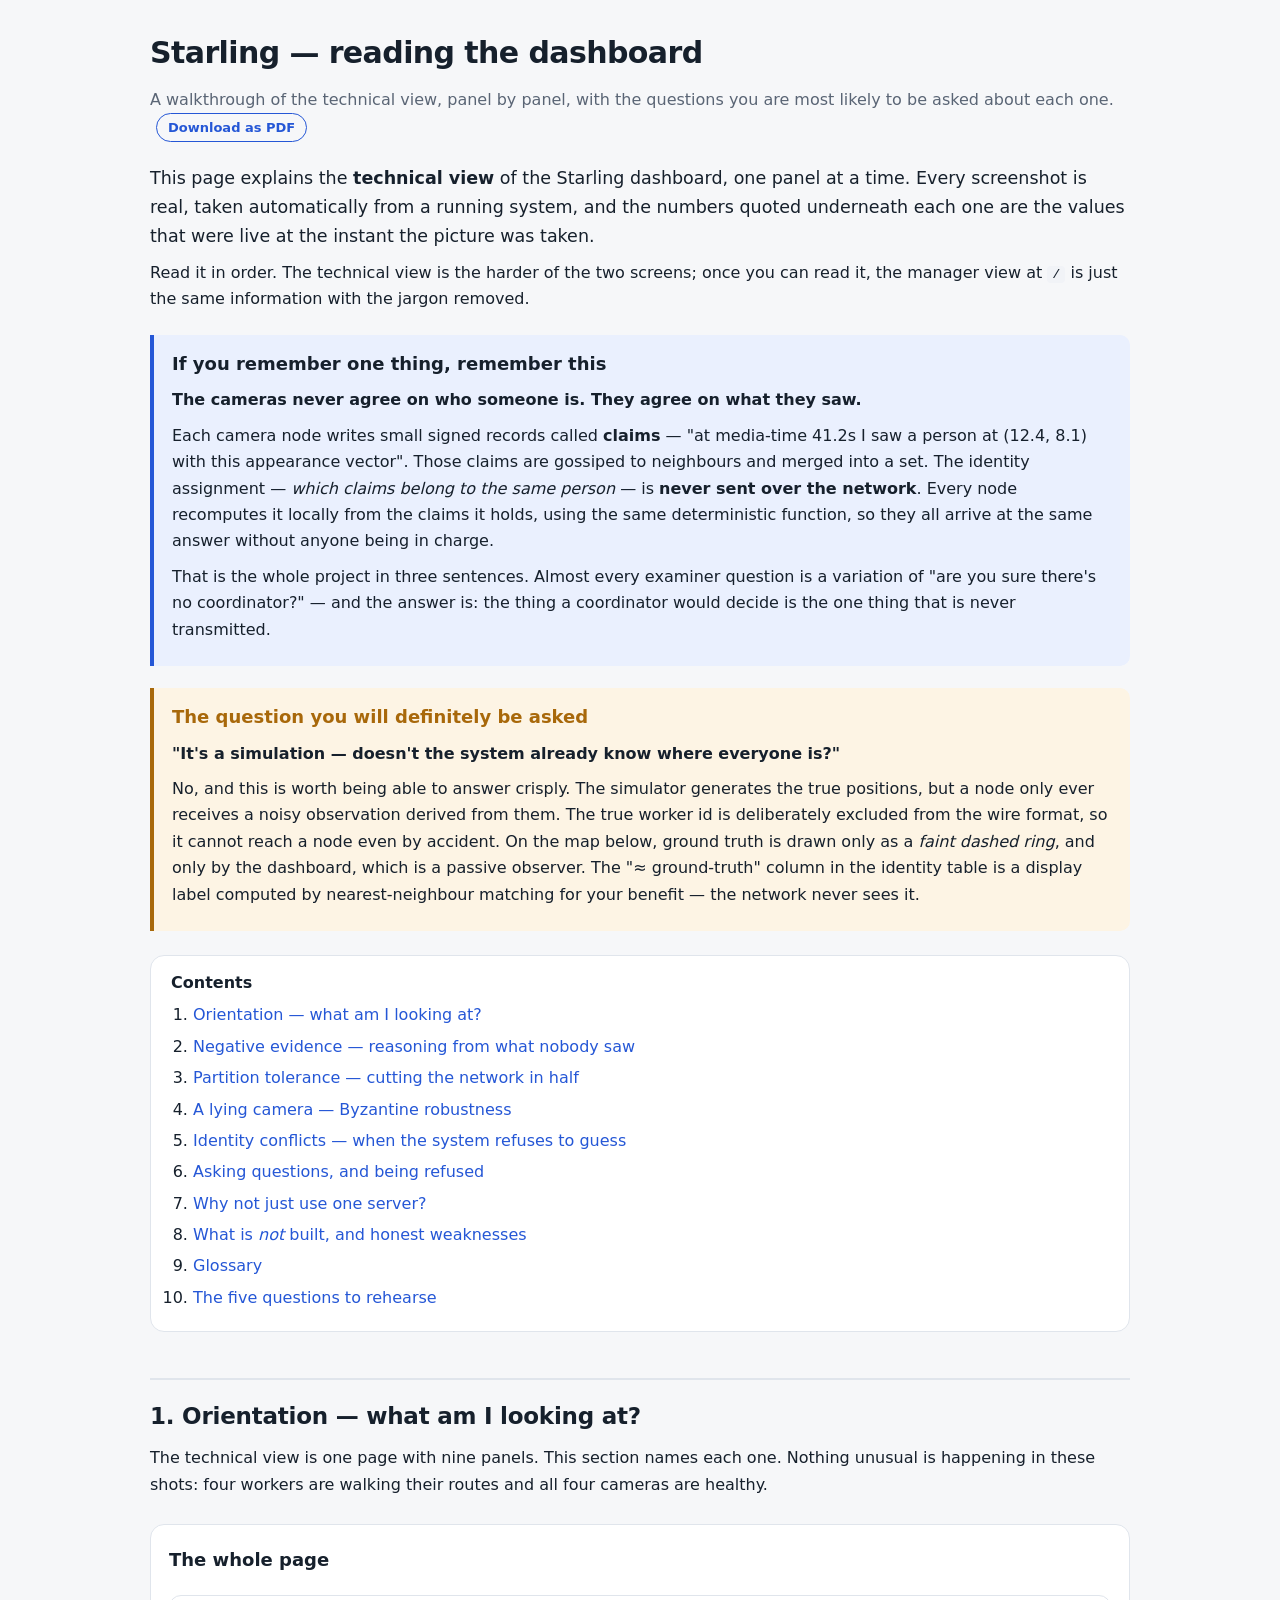
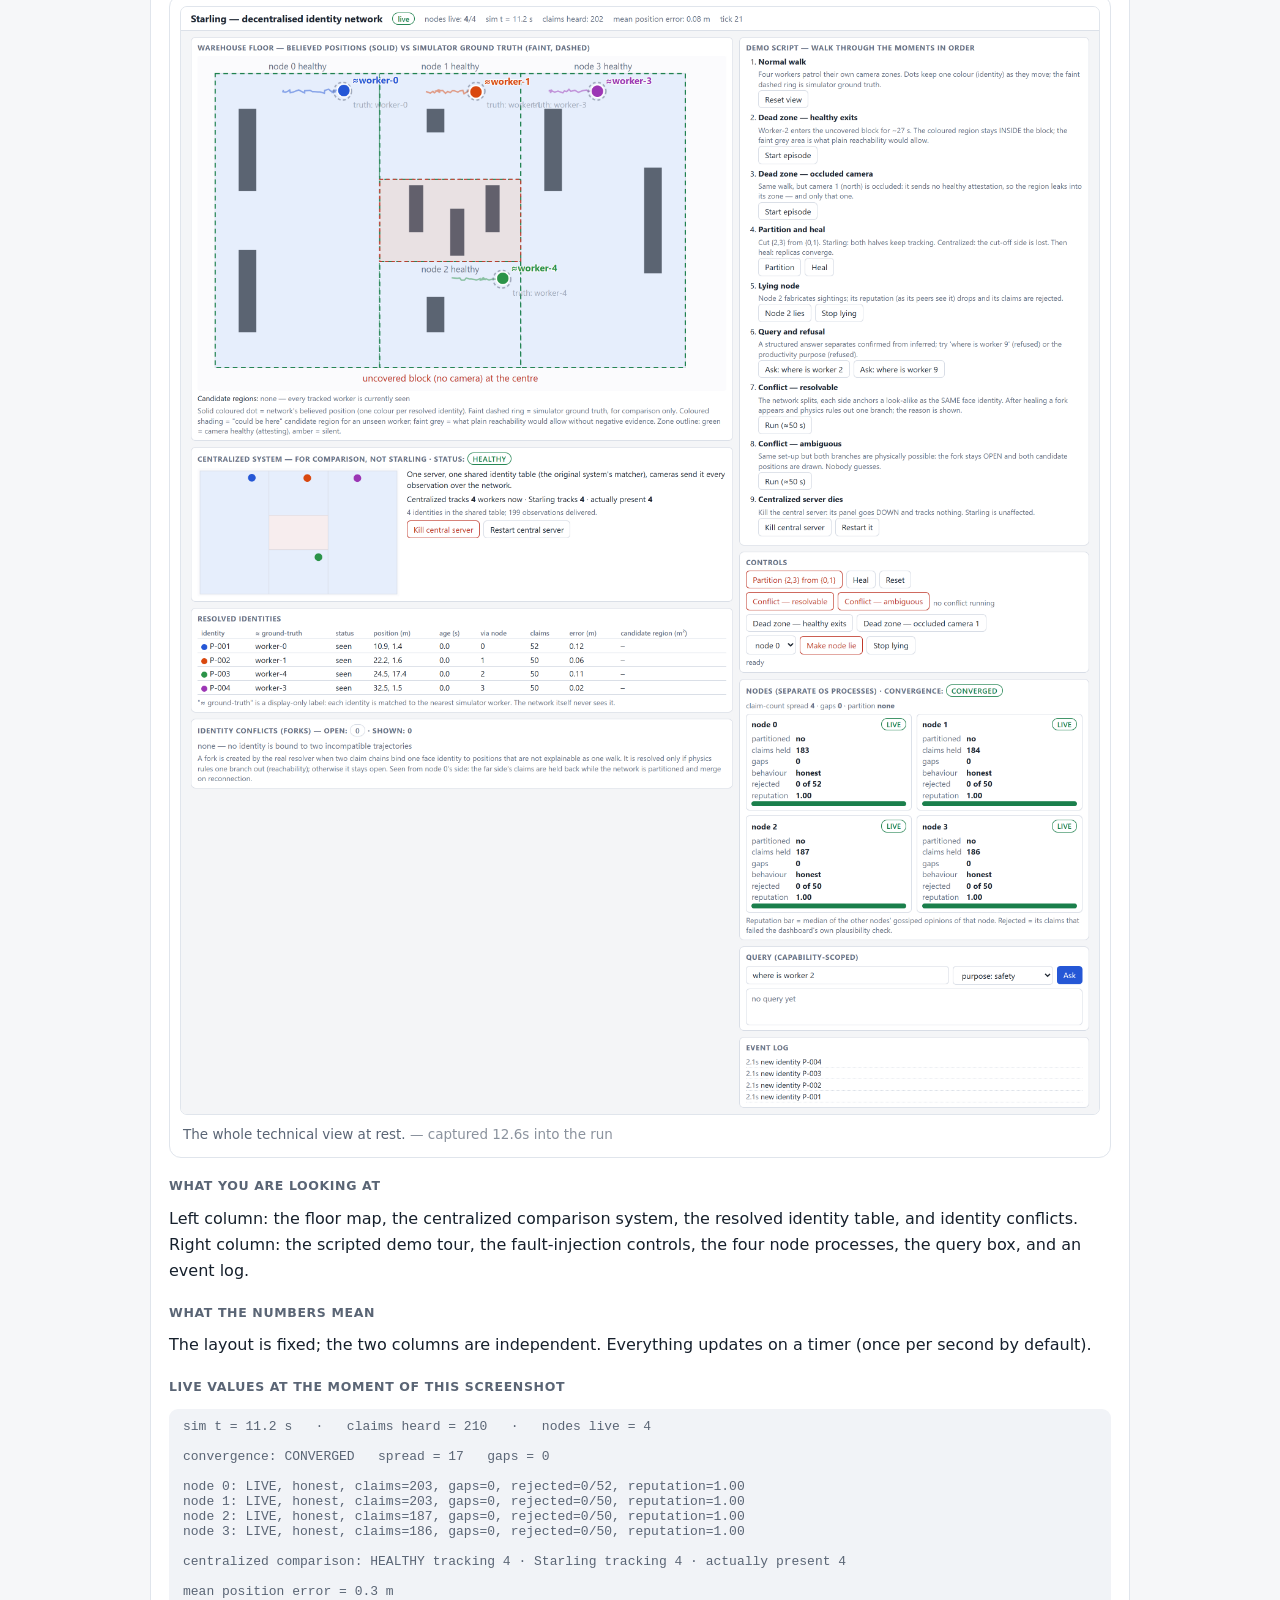
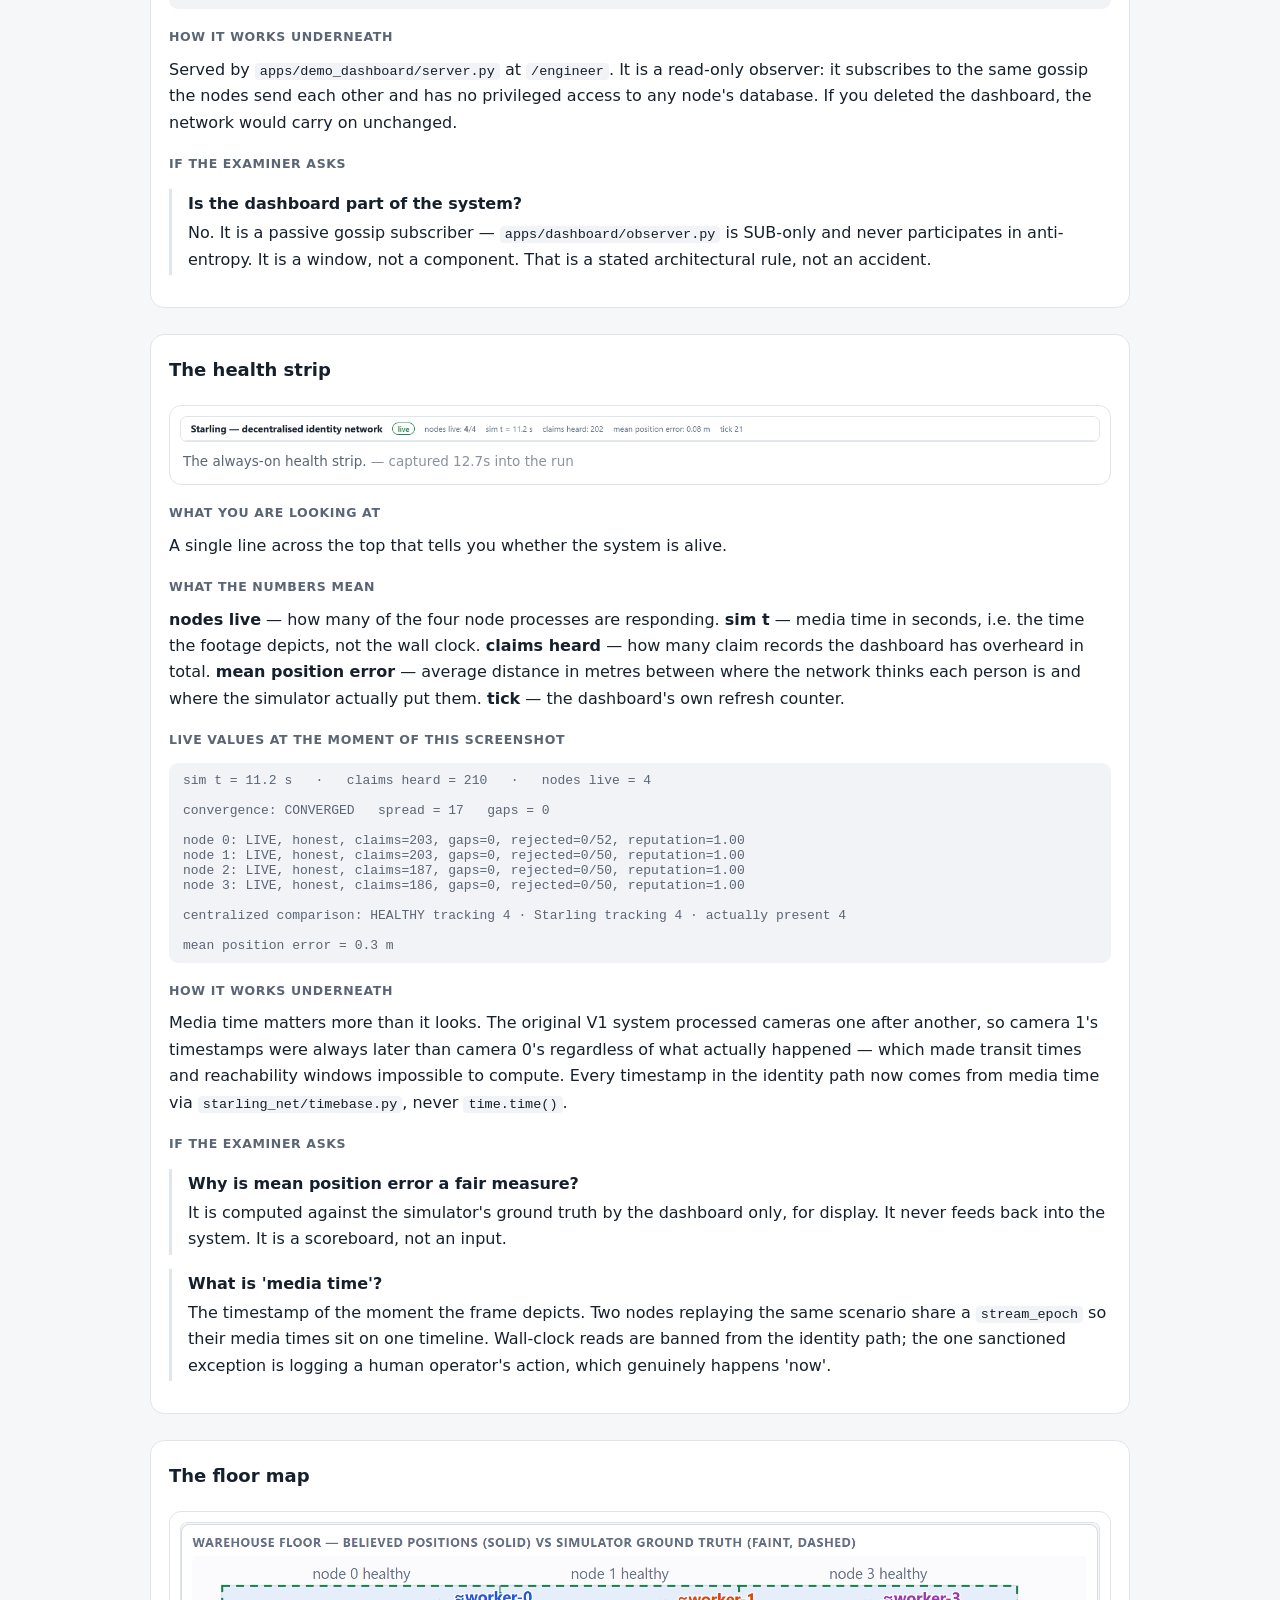
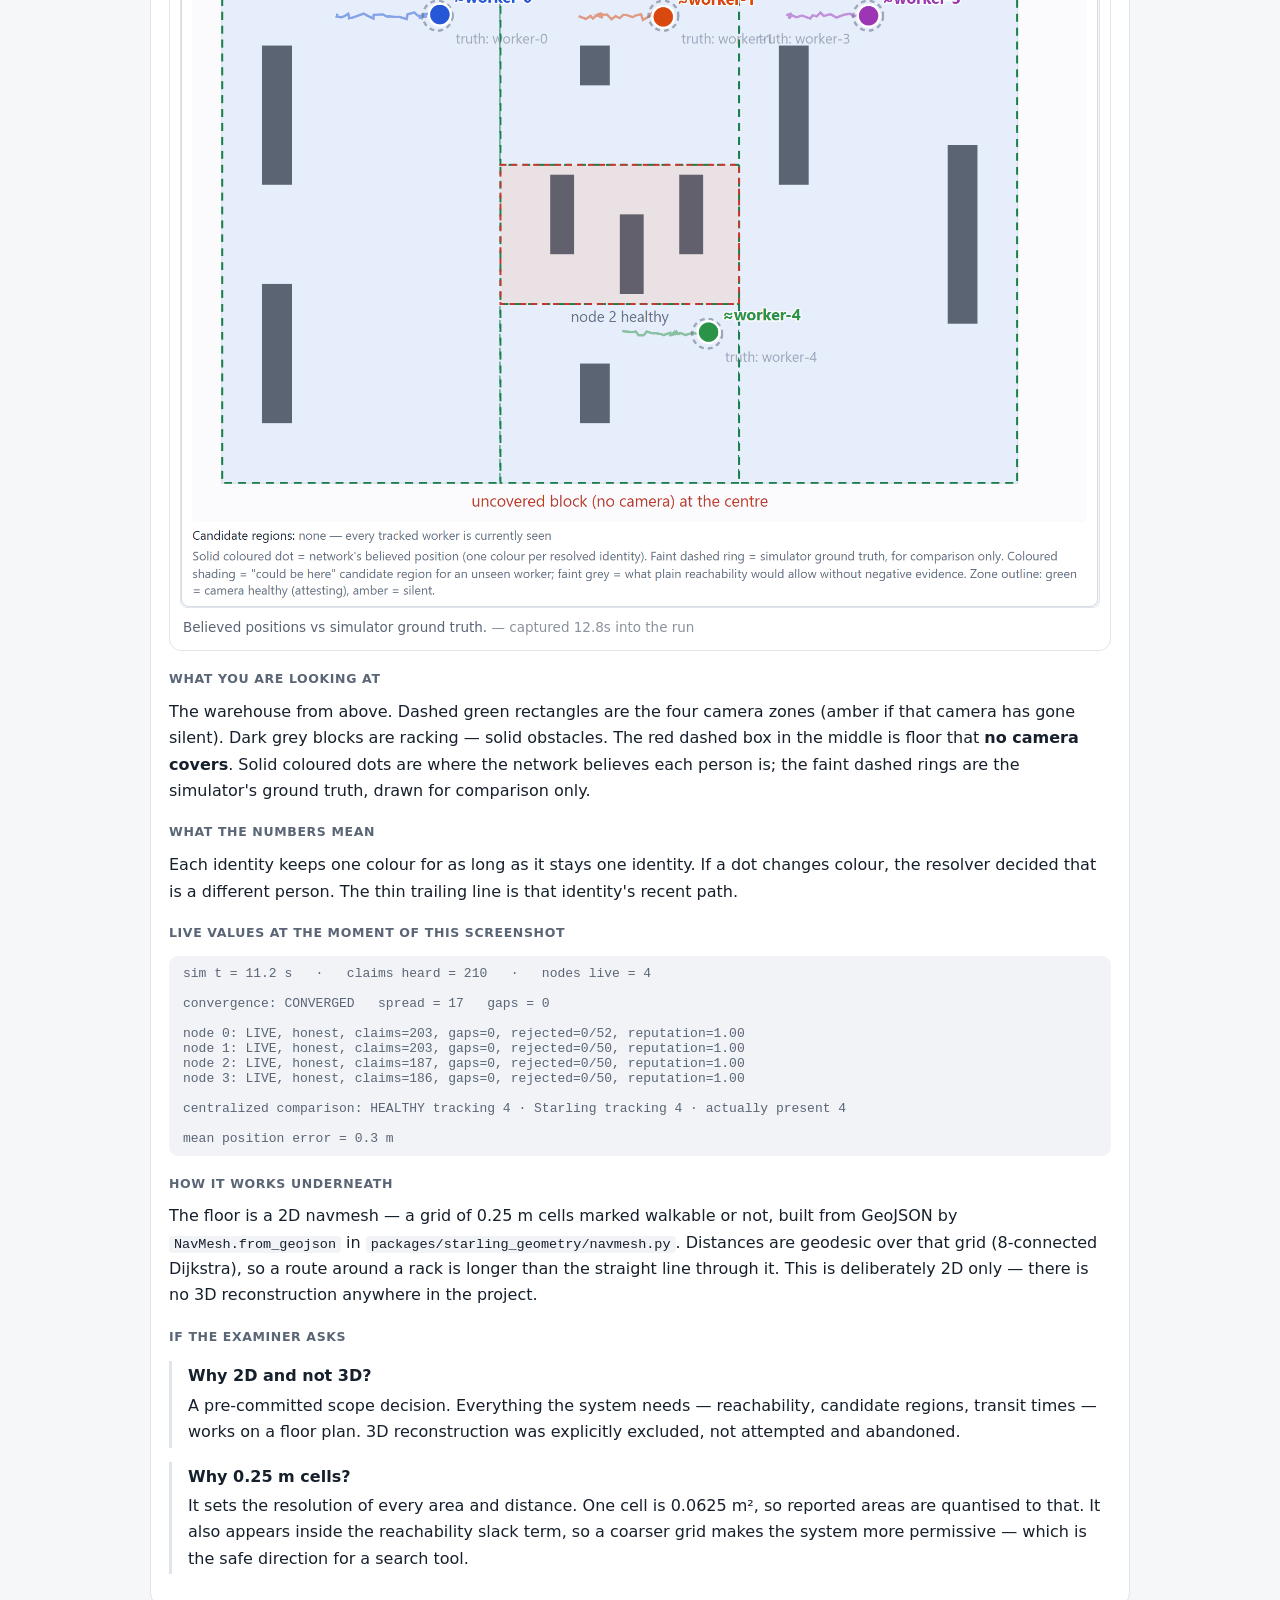
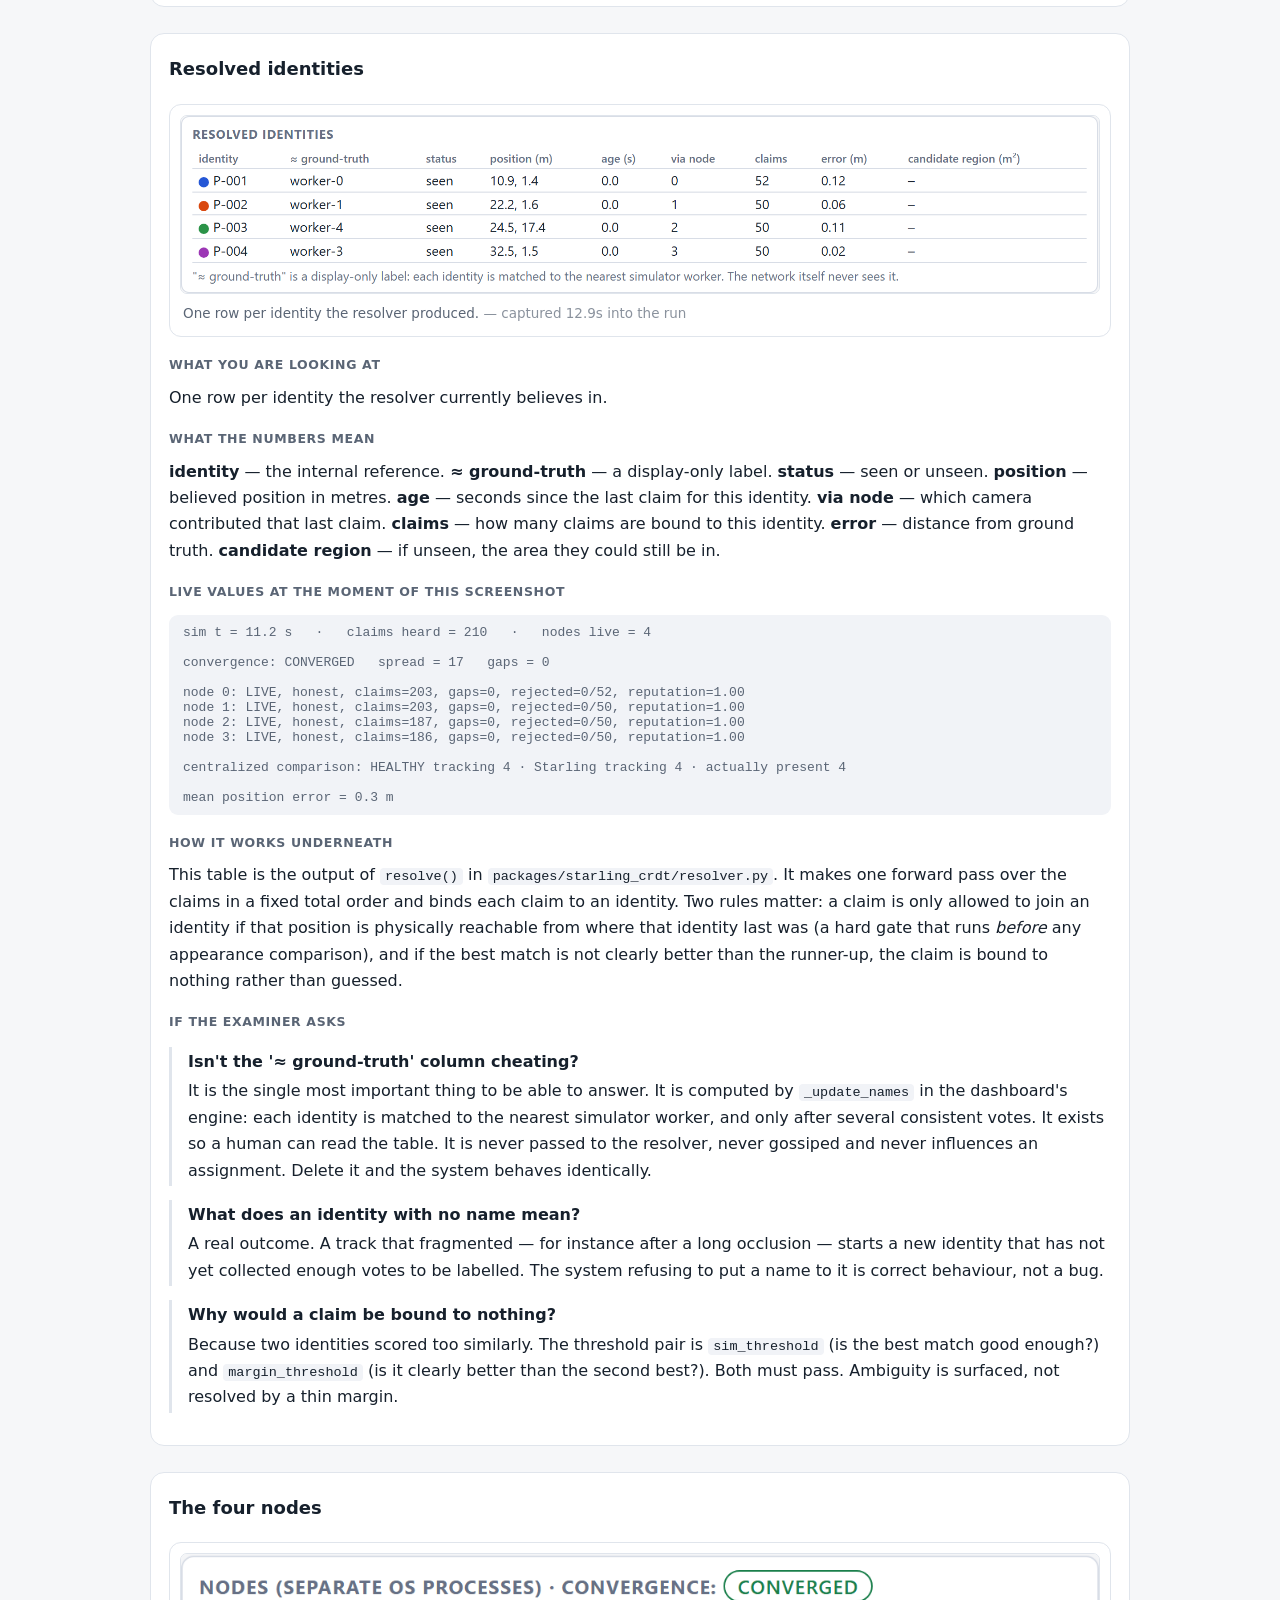
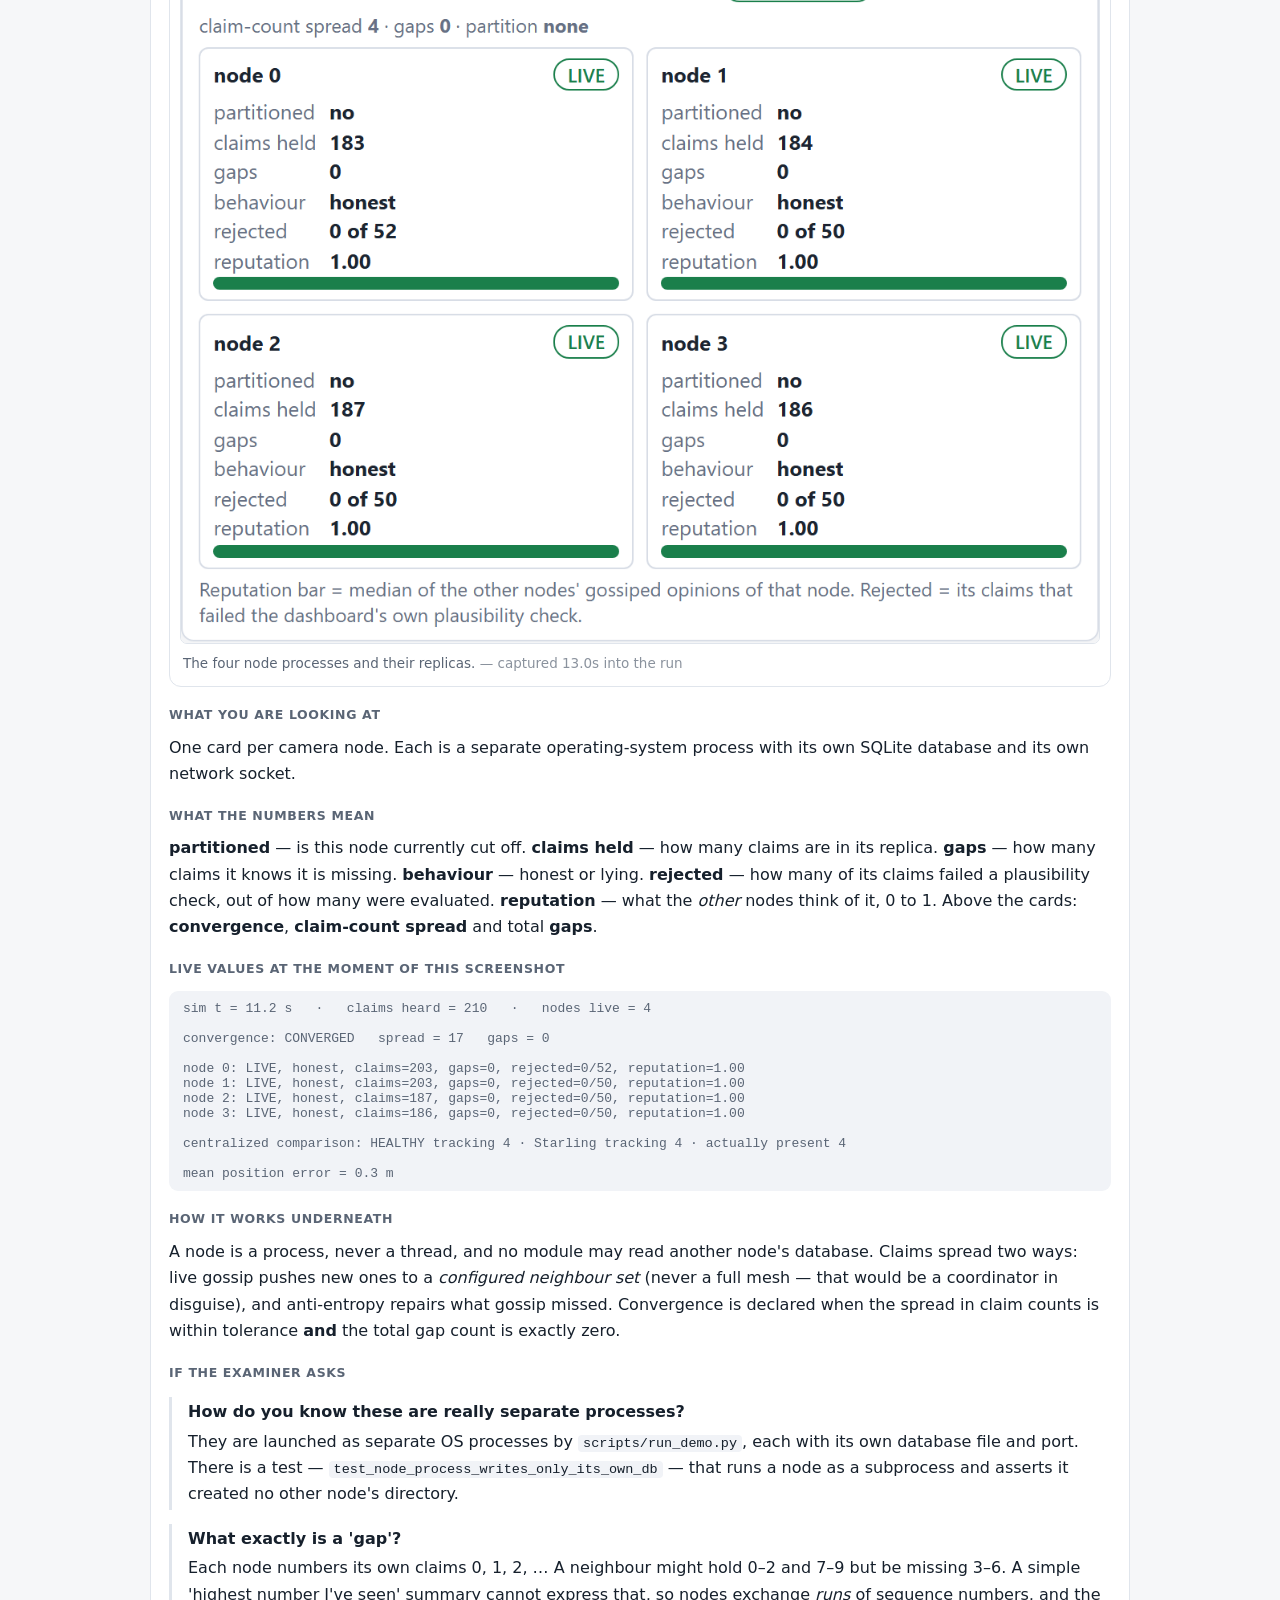
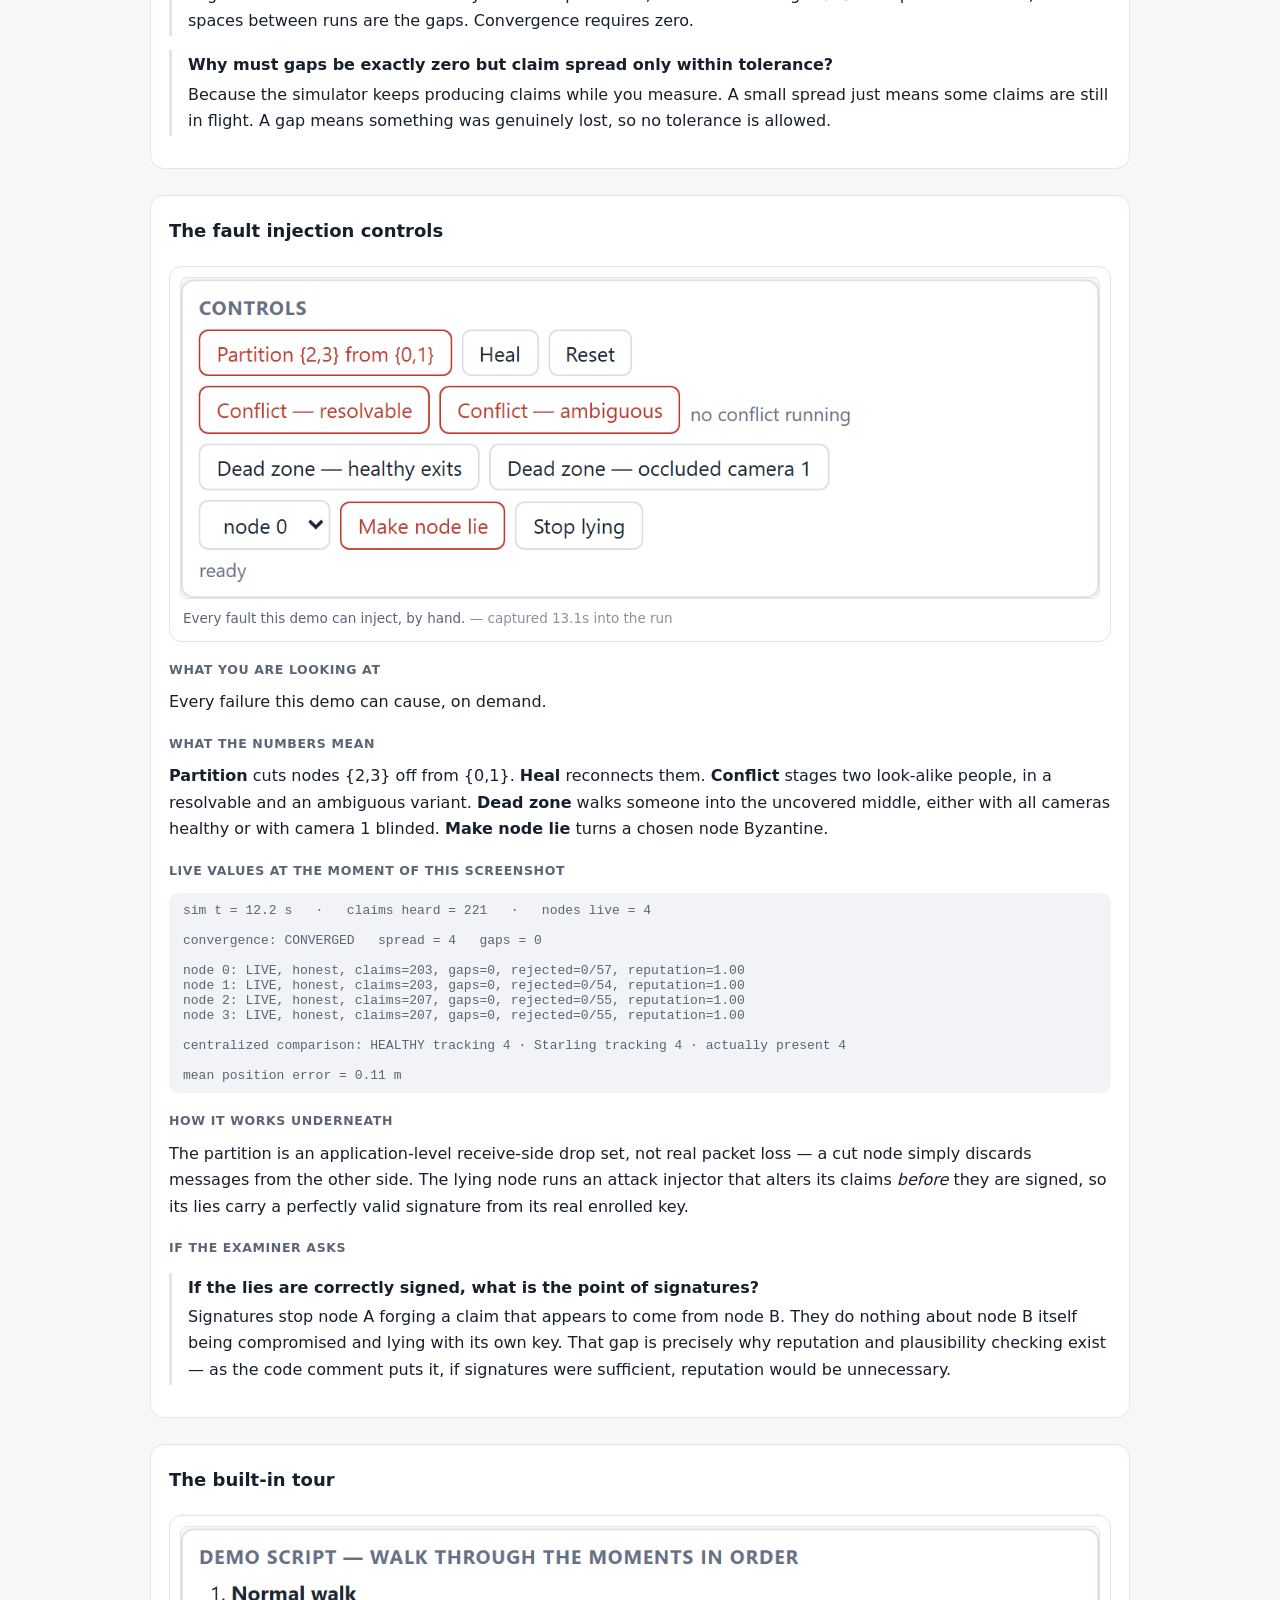
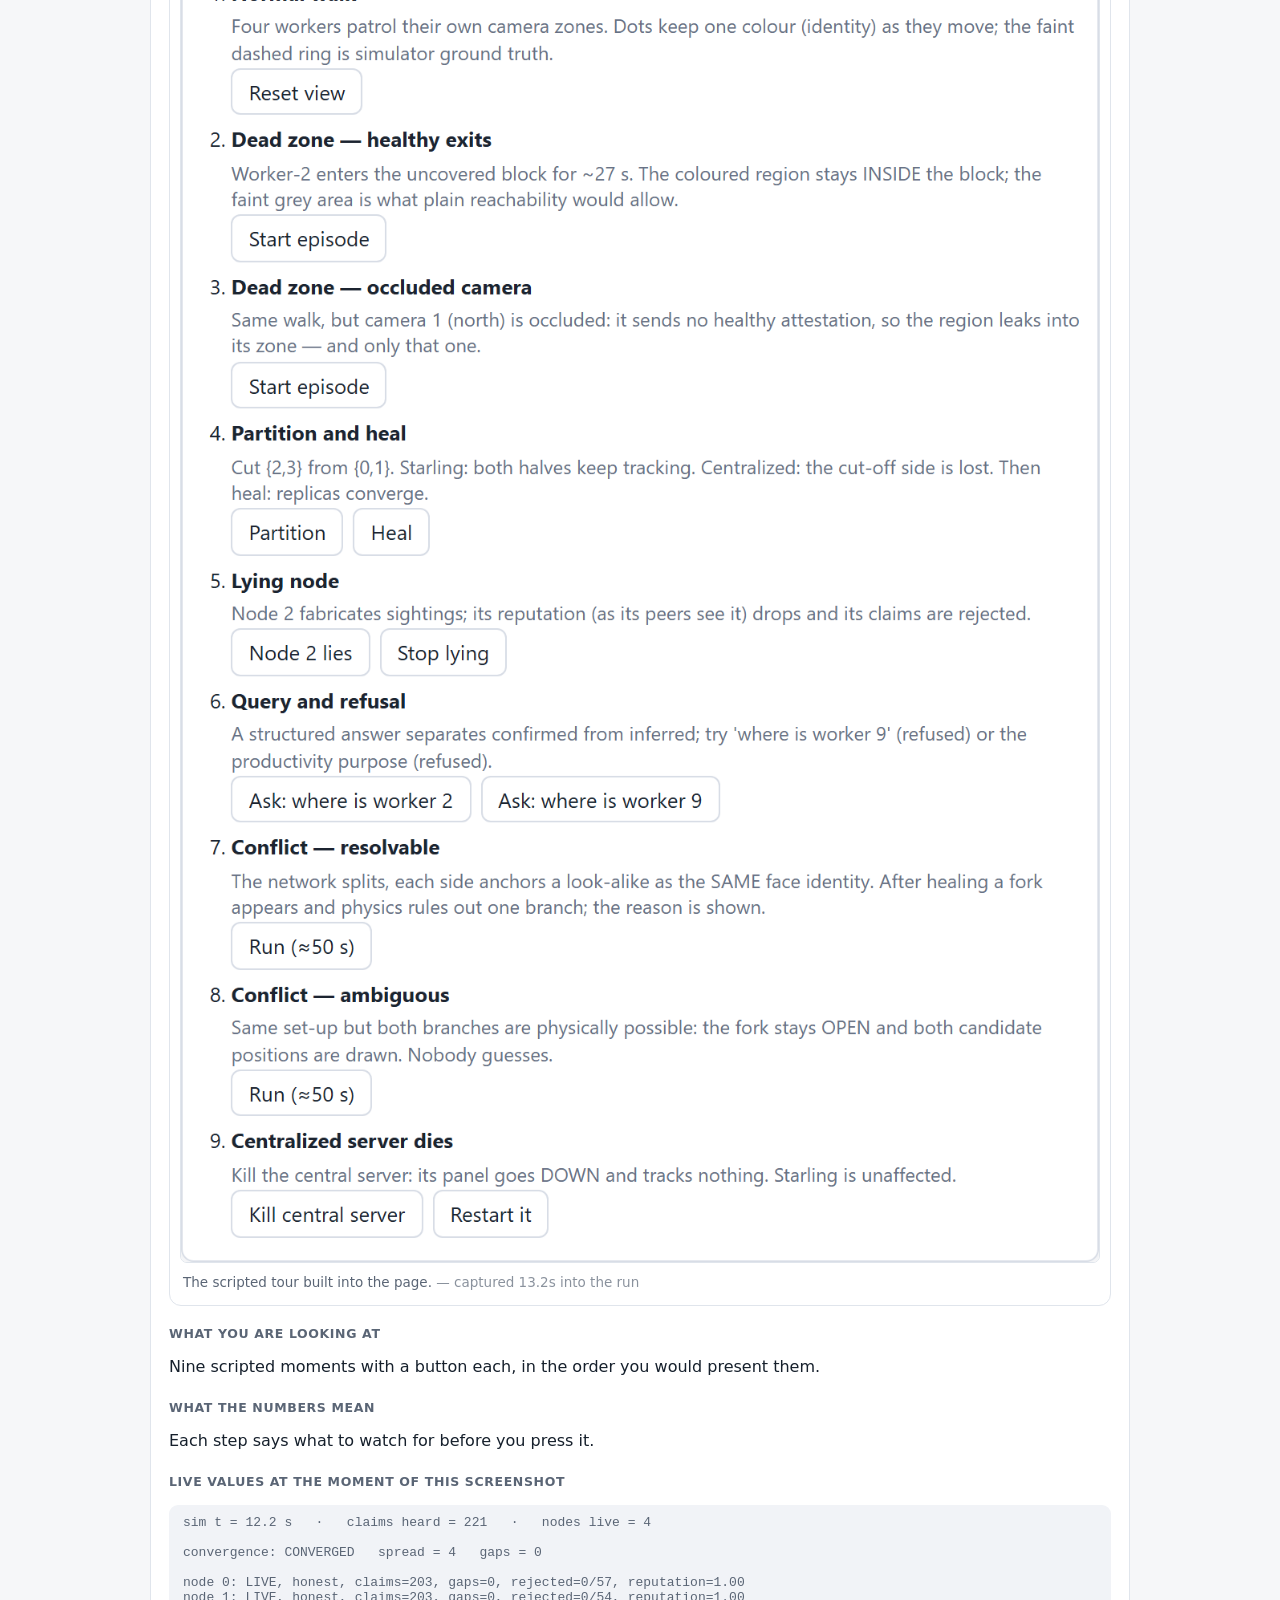
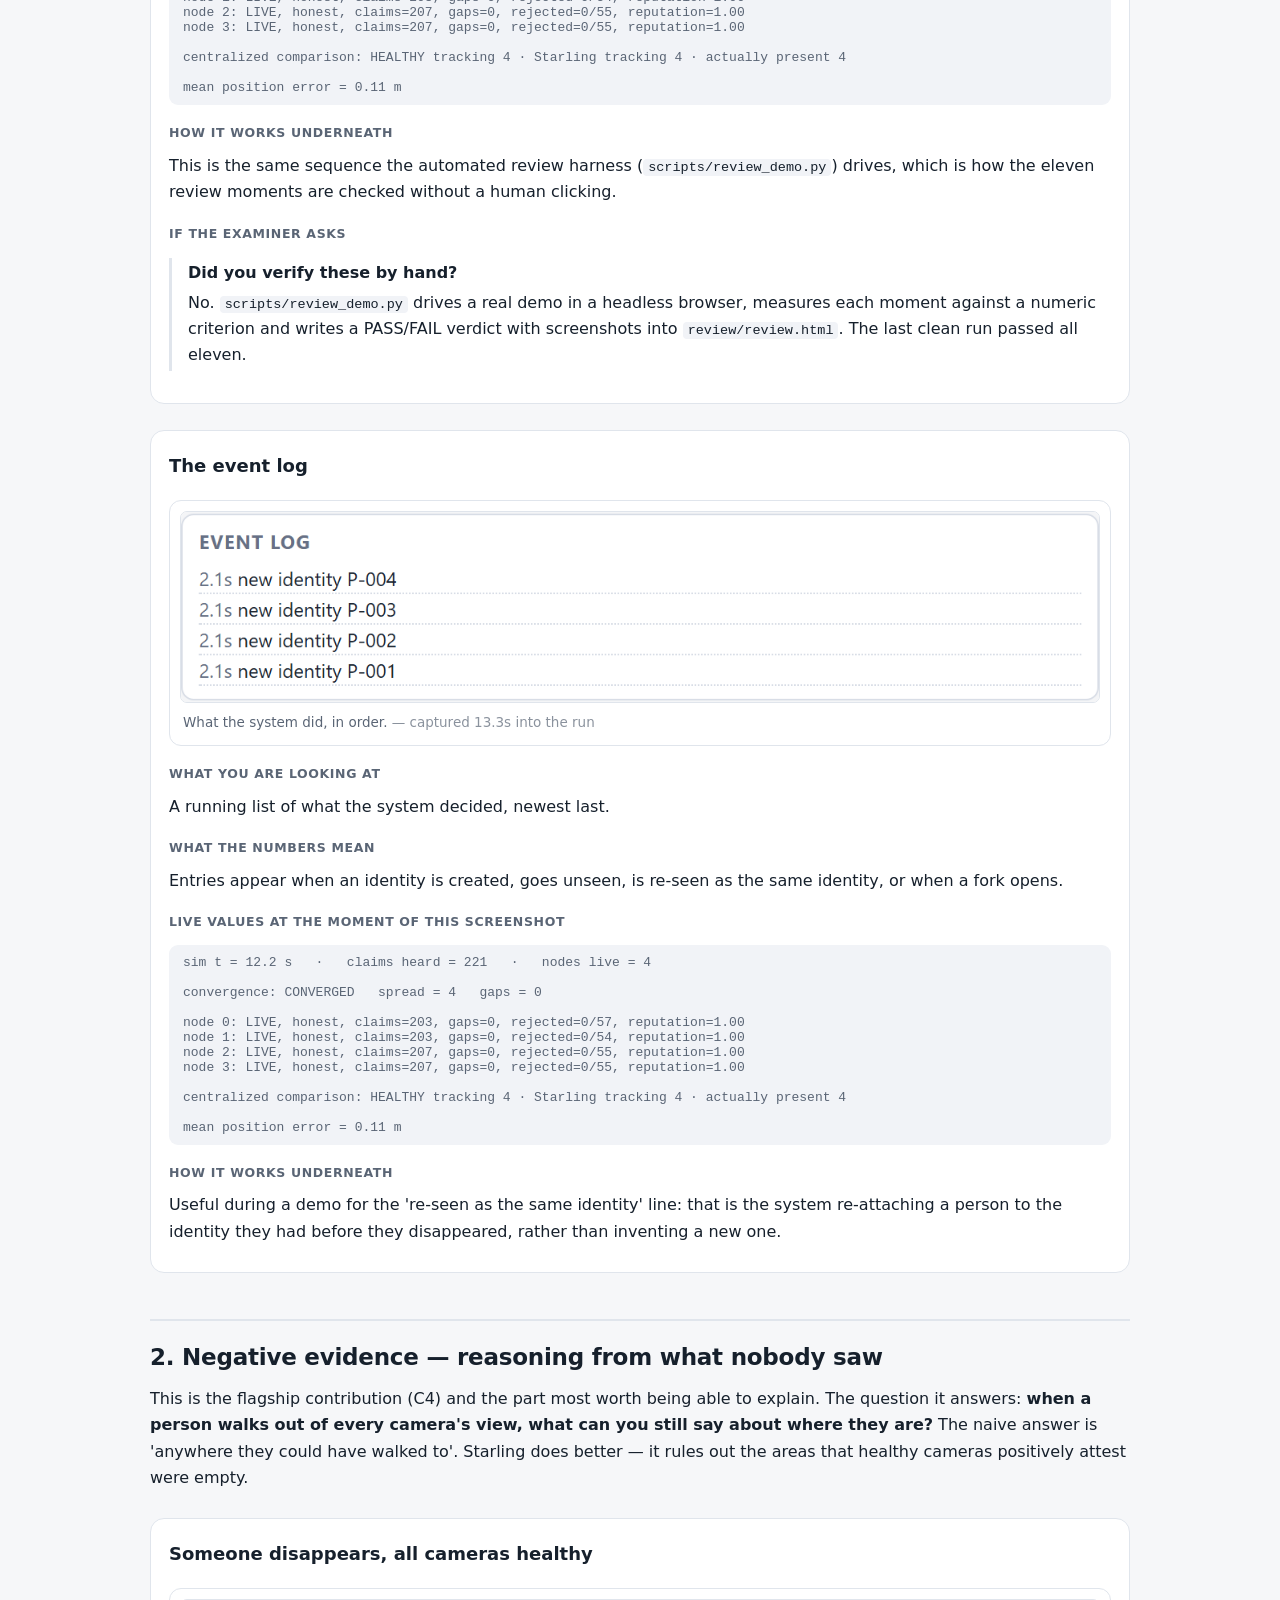
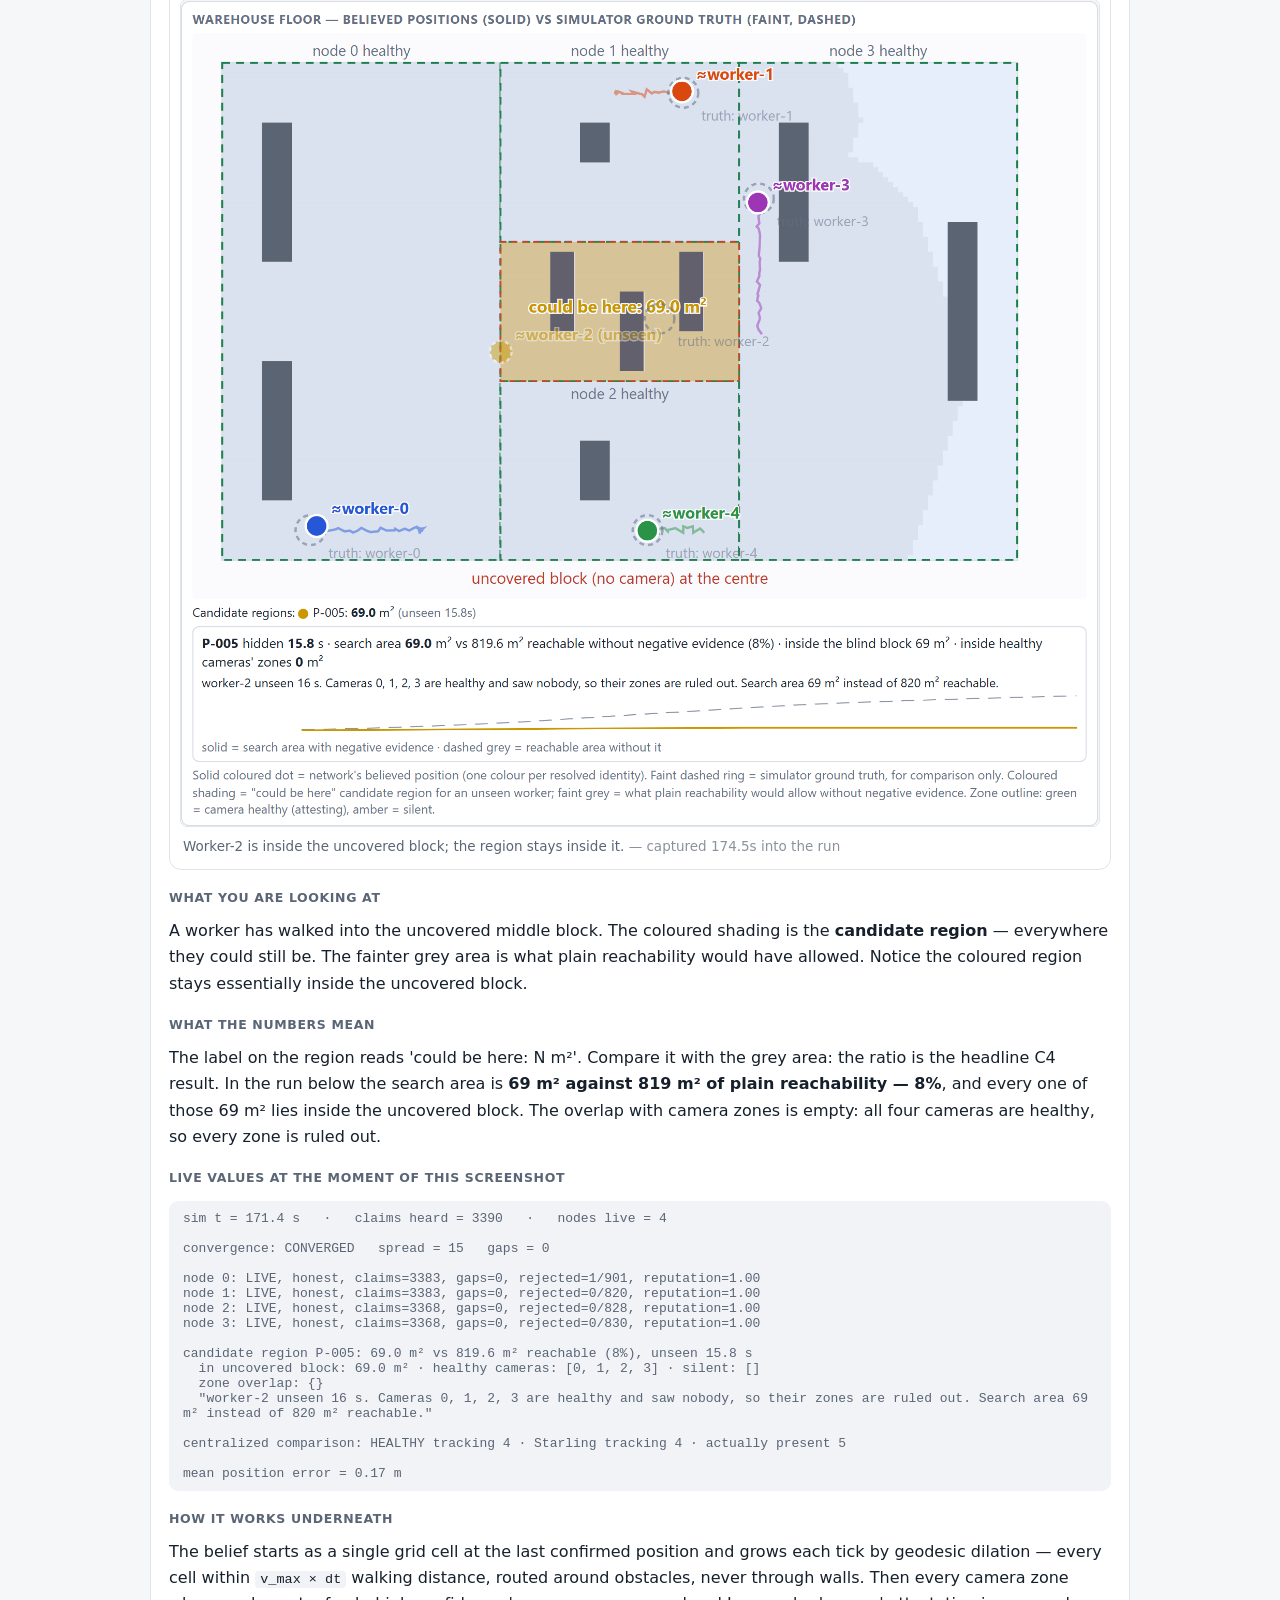
<file: review/explainer.html>
<!DOCTYPE html><html lang='en'><head><meta charset='utf-8'>
<meta name='viewport' content='width=device-width, initial-scale=1'>
<title>Starling — Reading the Dashboard</title>
<style>
:root{--bg:#f6f7f9;--panel:#fff;--ink:#16202c;--soft:#5a6575;--line:#e0e5ec;--accent:#2557d6;
 --accent-bg:#eaf0fe;--warn:#a8680a;--warn-bg:#fdf4e4;--ok:#0f7a52;--ok-bg:#e7f6f0;--code:#f1f3f7;}
@media (prefers-color-scheme:dark){:root:not([data-theme="light"]){
 --bg:#0e1319;--panel:#161d26;--ink:#e6ecf3;--soft:#98a5b6;--line:#26303c;--accent:#6f9bff;
 --accent-bg:#152238;--warn:#e8b061;--warn-bg:#2a2013;--ok:#3ddc9a;--ok-bg:#122a20;--code:#1d2632;}}
*{box-sizing:border-box}
body{margin:0;background:var(--bg);color:var(--ink);
 font:16px/1.65 system-ui,-apple-system,"Segoe UI",Roboto,sans-serif}
.wrap{max-width:1020px;margin:0 auto;padding:28px 20px 90px}
h1{font-size:30px;margin:0 0 6px;letter-spacing:-.02em}
h2{font-size:23px;margin:46px 0 6px;padding-top:18px;border-top:2px solid var(--line);letter-spacing:-.01em}
h3{font-size:18px;margin:26px 0 6px}
h4{font-size:16px;margin:18px 0 4px;color:var(--soft);text-transform:uppercase;letter-spacing:.05em;font-size:12.5px}
p{margin:9px 0}
code{background:var(--code);padding:1px 5px;border-radius:4px;font:13.5px ui-monospace,Consolas,monospace}
.sub{color:var(--soft);margin-bottom:22px}
.lede{font-size:17.5px}
figure{margin:20px 0 6px;background:var(--panel);border:1px solid var(--line);border-radius:12px;padding:10px}
figure img{width:100%;display:block;border-radius:7px;border:1px solid var(--line)}
figcaption{color:var(--soft);font-size:13.5px;padding:8px 3px 2px}
.shot{background:var(--panel);border:1px solid var(--line);border-radius:14px;padding:4px 18px 18px;margin:26px 0}
.shot>h3{margin-top:16px}
.big{background:var(--accent-bg);border-left:4px solid var(--accent);border-radius:0 10px 10px 0;padding:14px 18px;margin:22px 0}
.big h3{margin-top:0}
.warn{background:var(--warn-bg);border-left:4px solid var(--warn);border-radius:0 10px 10px 0;padding:14px 18px;margin:22px 0}
.warn h3{margin-top:0;color:var(--warn)}
.qa{border-left:3px solid var(--line);padding:2px 0 2px 16px;margin:14px 0}
.qa .q{font-weight:650}
.qa .a{color:var(--ink);margin-top:3px}
.vals{background:var(--code);border-radius:9px;padding:10px 14px;margin:12px 0;font:13px ui-monospace,Consolas,monospace;
 color:var(--soft);overflow-x:auto;white-space:pre-wrap}
.vals b{color:var(--ink)}
table{width:100%;border-collapse:collapse;margin:12px 0;font-size:14.5px}
th,td{text-align:left;padding:7px 10px;border-bottom:1px solid var(--line);vertical-align:top}
th{color:var(--soft);font-size:12.5px;text-transform:uppercase;letter-spacing:.04em}
nav{background:var(--panel);border:1px solid var(--line);border-radius:14px;padding:14px 20px;margin:24px 0}
nav ol{margin:6px 0;padding-left:22px} nav a{color:var(--accent);text-decoration:none}
nav a:hover{text-decoration:underline}
ul{margin:8px 0;padding-left:22px} li{margin:5px 0}
.miss{color:var(--warn);font-size:14px;padding:8px 0}
.dl{display:inline-block;margin-left:6px;padding:3px 11px;border:1px solid var(--accent);border-radius:999px;
 color:var(--accent);text-decoration:none;font-size:13px;font-weight:600;white-space:nowrap}
.dl:hover{background:var(--accent-bg)}
@media print{.dl{display:none}}
footer{margin-top:50px;padding-top:18px;border-top:1px solid var(--line);color:var(--soft);font-size:13.5px}

/* Printing / PDF. Forced light, and nothing that would split a screenshot away
   from the paragraph that explains it. */
@media print{
  :root{--bg:#fff;--panel:#fff;--ink:#16202c;--soft:#55606f;--line:#d7dde5;--accent:#1b3fa0;
        --accent-bg:#eef3fd;--warn:#8a5600;--warn-bg:#fdf6e8;--ok:#0f7a52;--ok-bg:#eaf7f1;--code:#f2f4f8;}
  body{background:#fff;font-size:11.5pt}
  .wrap{max-width:none;padding:0}
  @page{margin:14mm 13mm}
  h1{font-size:24pt}
  h2{font-size:16pt;break-before:page;page-break-before:always}
  h2#orientation{break-before:auto;page-break-before:auto}
  h3{font-size:13pt}
  /* A whole shot block is often taller than a page; let it flow, but never
     split a screenshot from its own caption. */
  figure,.qa,.big,.warn,.vals,tr{break-inside:avoid;page-break-inside:avoid}
  .shot{break-inside:auto}
  .shot>h3{break-after:avoid;page-break-after:avoid}
  h4{break-after:avoid;page-break-after:avoid}
  .shot{border:1px solid var(--line);box-shadow:none}
  figure img{max-height:165mm;object-fit:contain}
  nav{break-after:page;page-break-after:always}
  a{color:var(--accent);text-decoration:none}
  footer{break-inside:avoid}
}
</style></head><body><div class='wrap'>
<h1>Starling — reading the dashboard</h1>
<p class='sub'>A walkthrough of the technical view, panel by panel, with the questions you are most likely to be asked about each one. <a class='dl' href='explainer.pdf'>Download as PDF</a></p>

<p class="lede">This page explains the <b>technical view</b> of the Starling dashboard, one panel
at a time. Every screenshot is real, taken automatically from a running system, and the numbers
quoted underneath each one are the values that were live at the instant the picture was taken.</p>

<p>Read it in order. The technical view is the harder of the two screens; once you can read it,
the manager view at <code>/</code> is just the same information with the jargon removed.</p>

<div class="big">
<h3>If you remember one thing, remember this</h3>
<p><b>The cameras never agree on who someone is. They agree on what they saw.</b></p>
<p>Each camera node writes small signed records called <b>claims</b> — "at media-time 41.2s I saw
a person at (12.4, 8.1) with this appearance vector". Those claims are gossiped to neighbours and
merged into a set. The identity assignment — <i>which claims belong to the same person</i> — is
<b>never sent over the network</b>. Every node recomputes it locally from the claims it holds, using
the same deterministic function, so they all arrive at the same answer without anyone being in charge.</p>
<p>That is the whole project in three sentences. Almost every examiner question is a variation of
"are you sure there's no coordinator?" — and the answer is: the thing a coordinator would decide
is the one thing that is never transmitted.</p>
</div>

<div class="warn">
<h3>The question you will definitely be asked</h3>
<p><b>"It's a simulation — doesn't the system already know where everyone is?"</b></p>
<p>No, and this is worth being able to answer crisply. The simulator generates the true positions,
but a node only ever receives a noisy observation derived from them. The true worker id is
deliberately excluded from the wire format, so it cannot reach a node even by accident. On the map
below, ground truth is drawn only as a <i>faint dashed ring</i>, and only by the dashboard, which is
a passive observer. The "&asymp; ground-truth" column in the identity table is a display label
computed by nearest-neighbour matching for your benefit — the network never sees it.</p>
</div>

<nav><b>Contents</b><ol>
<li><a href='#orientation'>Orientation — what am I looking at?</a></li>
<li><a href='#c4'>Negative evidence — reasoning from what nobody saw</a></li>
<li><a href='#partition'>Partition tolerance — cutting the network in half</a></li>
<li><a href='#byzantine'>A lying camera — Byzantine robustness</a></li>
<li><a href='#forks'>Identity conflicts — when the system refuses to guess</a></li>
<li><a href='#query'>Asking questions, and being refused</a></li>
<li><a href='#central'>Why not just use one server?</a></li>
<li><a href='#limits'>What is <i>not</i> built, and honest weaknesses</a></li>
<li><a href='#glossary'>Glossary</a></li>
<li><a href='#closing'>The five questions to rehearse</a></li>
</ol></nav>
<h2 id='orientation'>1. Orientation — what am I looking at?</h2>
<p>The technical view is one page with nine panels. This section names each one. Nothing unusual is happening in these shots: four workers are walking their routes and all four cameras are healthy.</p>
<div class='shot'>
<h3>The whole page</h3>
<figure><img src='explainer_shots/01_fullpage.png' alt='The whole page'><figcaption>The whole technical view at rest. <span style='opacity:.7'>— captured 12.6s into the run</span></figcaption></figure>
<h4>What you are looking at</h4><p>Left column: the floor map, the centralized comparison system, the resolved identity table, and identity conflicts. Right column: the scripted demo tour, the fault-injection controls, the four node processes, the query box, and an event log.</p>
<h4>What the numbers mean</h4><p>The layout is fixed; the two columns are independent. Everything updates on a timer (once per second by default).</p>
<h4>Live values at the moment of this screenshot</h4><div class='vals'>sim t = 11.2 s   ·   claims heard = 210   ·   nodes live = 4

convergence: CONVERGED   spread = 17   gaps = 0

node 0: LIVE, honest, claims=203, gaps=0, rejected=0/52, reputation=1.00
node 1: LIVE, honest, claims=203, gaps=0, rejected=0/50, reputation=1.00
node 2: LIVE, honest, claims=187, gaps=0, rejected=0/50, reputation=1.00
node 3: LIVE, honest, claims=186, gaps=0, rejected=0/50, reputation=1.00

centralized comparison: HEALTHY tracking 4 · Starling tracking 4 · actually present 4

mean position error = 0.3 m</div>
<h4>How it works underneath</h4><p>Served by <code>apps/demo_dashboard/server.py</code> at <code>/engineer</code>. It is a read-only observer: it subscribes to the same gossip the nodes send each other and has no privileged access to any node's database. If you deleted the dashboard, the network would carry on unchanged.</p>
<h4>If the examiner asks</h4>
<div class='qa'><div class='q'>Is the dashboard part of the system?</div><div class='a'>No. It is a passive gossip subscriber — <code>apps/dashboard/observer.py</code> is SUB-only and never participates in anti-entropy. It is a window, not a component. That is a stated architectural rule, not an accident.</div></div>
</div>
<div class='shot'>
<h3>The health strip</h3>
<figure><img src='explainer_shots/02_header.png' alt='The health strip'><figcaption>The always-on health strip. <span style='opacity:.7'>— captured 12.7s into the run</span></figcaption></figure>
<h4>What you are looking at</h4><p>A single line across the top that tells you whether the system is alive.</p>
<h4>What the numbers mean</h4><p><b>nodes live</b> — how many of the four node processes are responding. <b>sim t</b> — media time in seconds, i.e. the time the footage depicts, not the wall clock. <b>claims heard</b> — how many claim records the dashboard has overheard in total. <b>mean position error</b> — average distance in metres between where the network thinks each person is and where the simulator actually put them. <b>tick</b> — the dashboard's own refresh counter.</p>
<h4>Live values at the moment of this screenshot</h4><div class='vals'>sim t = 11.2 s   ·   claims heard = 210   ·   nodes live = 4

convergence: CONVERGED   spread = 17   gaps = 0

node 0: LIVE, honest, claims=203, gaps=0, rejected=0/52, reputation=1.00
node 1: LIVE, honest, claims=203, gaps=0, rejected=0/50, reputation=1.00
node 2: LIVE, honest, claims=187, gaps=0, rejected=0/50, reputation=1.00
node 3: LIVE, honest, claims=186, gaps=0, rejected=0/50, reputation=1.00

centralized comparison: HEALTHY tracking 4 · Starling tracking 4 · actually present 4

mean position error = 0.3 m</div>
<h4>How it works underneath</h4><p>Media time matters more than it looks. The original V1 system processed cameras one after another, so camera 1's timestamps were always later than camera 0's regardless of what actually happened — which made transit times and reachability windows impossible to compute. Every timestamp in the identity path now comes from media time via <code>starling_net/timebase.py</code>, never <code>time.time()</code>.</p>
<h4>If the examiner asks</h4>
<div class='qa'><div class='q'>Why is mean position error a fair measure?</div><div class='a'>It is computed against the simulator's ground truth by the dashboard only, for display. It never feeds back into the system. It is a scoreboard, not an input.</div></div>
<div class='qa'><div class='q'>What is 'media time'?</div><div class='a'>The timestamp of the moment the frame depicts. Two nodes replaying the same scenario share a <code>stream_epoch</code> so their media times sit on one timeline. Wall-clock reads are banned from the identity path; the one sanctioned exception is logging a human operator's action, which genuinely happens 'now'.</div></div>
</div>
<div class='shot'>
<h3>The floor map</h3>
<figure><img src='explainer_shots/03_map.png' alt='The floor map'><figcaption>Believed positions vs simulator ground truth. <span style='opacity:.7'>— captured 12.8s into the run</span></figcaption></figure>
<h4>What you are looking at</h4><p>The warehouse from above. Dashed green rectangles are the four camera zones (amber if that camera has gone silent). Dark grey blocks are racking — solid obstacles. The red dashed box in the middle is floor that <b>no camera covers</b>. Solid coloured dots are where the network believes each person is; the faint dashed rings are the simulator's ground truth, drawn for comparison only.</p>
<h4>What the numbers mean</h4><p>Each identity keeps one colour for as long as it stays one identity. If a dot changes colour, the resolver decided that is a different person. The thin trailing line is that identity's recent path.</p>
<h4>Live values at the moment of this screenshot</h4><div class='vals'>sim t = 11.2 s   ·   claims heard = 210   ·   nodes live = 4

convergence: CONVERGED   spread = 17   gaps = 0

node 0: LIVE, honest, claims=203, gaps=0, rejected=0/52, reputation=1.00
node 1: LIVE, honest, claims=203, gaps=0, rejected=0/50, reputation=1.00
node 2: LIVE, honest, claims=187, gaps=0, rejected=0/50, reputation=1.00
node 3: LIVE, honest, claims=186, gaps=0, rejected=0/50, reputation=1.00

centralized comparison: HEALTHY tracking 4 · Starling tracking 4 · actually present 4

mean position error = 0.3 m</div>
<h4>How it works underneath</h4><p>The floor is a 2D navmesh — a grid of 0.25 m cells marked walkable or not, built from GeoJSON by <code>NavMesh.from_geojson</code> in <code>packages/starling_geometry/navmesh.py</code>. Distances are geodesic over that grid (8-connected Dijkstra), so a route around a rack is longer than the straight line through it. This is deliberately 2D only — there is no 3D reconstruction anywhere in the project.</p>
<h4>If the examiner asks</h4>
<div class='qa'><div class='q'>Why 2D and not 3D?</div><div class='a'>A pre-committed scope decision. Everything the system needs — reachability, candidate regions, transit times — works on a floor plan. 3D reconstruction was explicitly excluded, not attempted and abandoned.</div></div>
<div class='qa'><div class='q'>Why 0.25 m cells?</div><div class='a'>It sets the resolution of every area and distance. One cell is 0.0625 m&sup2;, so reported areas are quantised to that. It also appears inside the reachability slack term, so a coarser grid makes the system more permissive — which is the safe direction for a search tool.</div></div>
</div>
<div class='shot'>
<h3>Resolved identities</h3>
<figure><img src='explainer_shots/04_identities.png' alt='Resolved identities'><figcaption>One row per identity the resolver produced. <span style='opacity:.7'>— captured 12.9s into the run</span></figcaption></figure>
<h4>What you are looking at</h4><p>One row per identity the resolver currently believes in.</p>
<h4>What the numbers mean</h4><p><b>identity</b> — the internal reference. <b>&asymp; ground-truth</b> — a display-only label. <b>status</b> — seen or unseen. <b>position</b> — believed position in metres. <b>age</b> — seconds since the last claim for this identity. <b>via node</b> — which camera contributed that last claim. <b>claims</b> — how many claims are bound to this identity. <b>error</b> — distance from ground truth. <b>candidate region</b> — if unseen, the area they could still be in.</p>
<h4>Live values at the moment of this screenshot</h4><div class='vals'>sim t = 11.2 s   ·   claims heard = 210   ·   nodes live = 4

convergence: CONVERGED   spread = 17   gaps = 0

node 0: LIVE, honest, claims=203, gaps=0, rejected=0/52, reputation=1.00
node 1: LIVE, honest, claims=203, gaps=0, rejected=0/50, reputation=1.00
node 2: LIVE, honest, claims=187, gaps=0, rejected=0/50, reputation=1.00
node 3: LIVE, honest, claims=186, gaps=0, rejected=0/50, reputation=1.00

centralized comparison: HEALTHY tracking 4 · Starling tracking 4 · actually present 4

mean position error = 0.3 m</div>
<h4>How it works underneath</h4><p>This table is the output of <code>resolve()</code> in <code>packages/starling_crdt/resolver.py</code>. It makes one forward pass over the claims in a fixed total order and binds each claim to an identity. Two rules matter: a claim is only allowed to join an identity if that position is physically reachable from where that identity last was (a hard gate that runs <i>before</i> any appearance comparison), and if the best match is not clearly better than the runner-up, the claim is bound to nothing rather than guessed.</p>
<h4>If the examiner asks</h4>
<div class='qa'><div class='q'>Isn't the '&asymp; ground-truth' column cheating?</div><div class='a'>It is the single most important thing to be able to answer. It is computed by <code>_update_names</code> in the dashboard's engine: each identity is matched to the nearest simulator worker, and only after several consistent votes. It exists so a human can read the table. It is never passed to the resolver, never gossiped and never influences an assignment. Delete it and the system behaves identically.</div></div>
<div class='qa'><div class='q'>What does an identity with no name mean?</div><div class='a'>A real outcome. A track that fragmented — for instance after a long occlusion — starts a new identity that has not yet collected enough votes to be labelled. The system refusing to put a name to it is correct behaviour, not a bug.</div></div>
<div class='qa'><div class='q'>Why would a claim be bound to nothing?</div><div class='a'>Because two identities scored too similarly. The threshold pair is <code>sim_threshold</code> (is the best match good enough?) and <code>margin_threshold</code> (is it clearly better than the second best?). Both must pass. Ambiguity is surfaced, not resolved by a thin margin.</div></div>
</div>
<div class='shot'>
<h3>The four nodes</h3>
<figure><img src='explainer_shots/05_nodes.png' alt='The four nodes'><figcaption>The four node processes and their replicas. <span style='opacity:.7'>— captured 13.0s into the run</span></figcaption></figure>
<h4>What you are looking at</h4><p>One card per camera node. Each is a separate operating-system process with its own SQLite database and its own network socket.</p>
<h4>What the numbers mean</h4><p><b>partitioned</b> — is this node currently cut off. <b>claims held</b> — how many claims are in its replica. <b>gaps</b> — how many claims it knows it is missing. <b>behaviour</b> — honest or lying. <b>rejected</b> — how many of its claims failed a plausibility check, out of how many were evaluated. <b>reputation</b> — what the <i>other</i> nodes think of it, 0 to 1. Above the cards: <b>convergence</b>, <b>claim-count spread</b> and total <b>gaps</b>.</p>
<h4>Live values at the moment of this screenshot</h4><div class='vals'>sim t = 11.2 s   ·   claims heard = 210   ·   nodes live = 4

convergence: CONVERGED   spread = 17   gaps = 0

node 0: LIVE, honest, claims=203, gaps=0, rejected=0/52, reputation=1.00
node 1: LIVE, honest, claims=203, gaps=0, rejected=0/50, reputation=1.00
node 2: LIVE, honest, claims=187, gaps=0, rejected=0/50, reputation=1.00
node 3: LIVE, honest, claims=186, gaps=0, rejected=0/50, reputation=1.00

centralized comparison: HEALTHY tracking 4 · Starling tracking 4 · actually present 4

mean position error = 0.3 m</div>
<h4>How it works underneath</h4><p>A node is a process, never a thread, and no module may read another node's database. Claims spread two ways: live gossip pushes new ones to a <i>configured neighbour set</i> (never a full mesh — that would be a coordinator in disguise), and anti-entropy repairs what gossip missed. Convergence is declared when the spread in claim counts is within tolerance <b>and</b> the total gap count is exactly zero.</p>
<h4>If the examiner asks</h4>
<div class='qa'><div class='q'>How do you know these are really separate processes?</div><div class='a'>They are launched as separate OS processes by <code>scripts/run_demo.py</code>, each with its own database file and port. There is a test — <code>test_node_process_writes_only_its_own_db</code> — that runs a node as a subprocess and asserts it created no other node's directory.</div></div>
<div class='qa'><div class='q'>What exactly is a 'gap'?</div><div class='a'>Each node numbers its own claims 0, 1, 2, … A neighbour might hold 0–2 and 7–9 but be missing 3–6. A simple 'highest number I've seen' summary cannot express that, so nodes exchange <i>runs</i> of sequence numbers, and the spaces between runs are the gaps. Convergence requires zero.</div></div>
<div class='qa'><div class='q'>Why must gaps be exactly zero but claim spread only within tolerance?</div><div class='a'>Because the simulator keeps producing claims while you measure. A small spread just means some claims are still in flight. A gap means something was genuinely lost, so no tolerance is allowed.</div></div>
</div>
<div class='shot'>
<h3>The fault injection controls</h3>
<figure><img src='explainer_shots/06_controls.png' alt='The fault injection controls'><figcaption>Every fault this demo can inject, by hand. <span style='opacity:.7'>— captured 13.1s into the run</span></figcaption></figure>
<h4>What you are looking at</h4><p>Every failure this demo can cause, on demand.</p>
<h4>What the numbers mean</h4><p><b>Partition</b> cuts nodes {2,3} off from {0,1}. <b>Heal</b> reconnects them. <b>Conflict</b> stages two look-alike people, in a resolvable and an ambiguous variant. <b>Dead zone</b> walks someone into the uncovered middle, either with all cameras healthy or with camera 1 blinded. <b>Make node lie</b> turns a chosen node Byzantine.</p>
<h4>Live values at the moment of this screenshot</h4><div class='vals'>sim t = 12.2 s   ·   claims heard = 221   ·   nodes live = 4

convergence: CONVERGED   spread = 4   gaps = 0

node 0: LIVE, honest, claims=203, gaps=0, rejected=0/57, reputation=1.00
node 1: LIVE, honest, claims=203, gaps=0, rejected=0/54, reputation=1.00
node 2: LIVE, honest, claims=207, gaps=0, rejected=0/55, reputation=1.00
node 3: LIVE, honest, claims=207, gaps=0, rejected=0/55, reputation=1.00

centralized comparison: HEALTHY tracking 4 · Starling tracking 4 · actually present 4

mean position error = 0.11 m</div>
<h4>How it works underneath</h4><p>The partition is an application-level receive-side drop set, not real packet loss — a cut node simply discards messages from the other side. The lying node runs an attack injector that alters its claims <i>before</i> they are signed, so its lies carry a perfectly valid signature from its real enrolled key.</p>
<h4>If the examiner asks</h4>
<div class='qa'><div class='q'>If the lies are correctly signed, what is the point of signatures?</div><div class='a'>Signatures stop node A forging a claim that appears to come from node B. They do nothing about node B itself being compromised and lying with its own key. That gap is precisely why reputation and plausibility checking exist — as the code comment puts it, if signatures were sufficient, reputation would be unnecessary.</div></div>
</div>
<div class='shot'>
<h3>The built-in tour</h3>
<figure><img src='explainer_shots/07_demo_script.png' alt='The built-in tour'><figcaption>The scripted tour built into the page. <span style='opacity:.7'>— captured 13.2s into the run</span></figcaption></figure>
<h4>What you are looking at</h4><p>Nine scripted moments with a button each, in the order you would present them.</p>
<h4>What the numbers mean</h4><p>Each step says what to watch for before you press it.</p>
<h4>Live values at the moment of this screenshot</h4><div class='vals'>sim t = 12.2 s   ·   claims heard = 221   ·   nodes live = 4

convergence: CONVERGED   spread = 4   gaps = 0

node 0: LIVE, honest, claims=203, gaps=0, rejected=0/57, reputation=1.00
node 1: LIVE, honest, claims=203, gaps=0, rejected=0/54, reputation=1.00
node 2: LIVE, honest, claims=207, gaps=0, rejected=0/55, reputation=1.00
node 3: LIVE, honest, claims=207, gaps=0, rejected=0/55, reputation=1.00

centralized comparison: HEALTHY tracking 4 · Starling tracking 4 · actually present 4

mean position error = 0.11 m</div>
<h4>How it works underneath</h4><p>This is the same sequence the automated review harness (<code>scripts/review_demo.py</code>) drives, which is how the eleven review moments are checked without a human clicking.</p>
<h4>If the examiner asks</h4>
<div class='qa'><div class='q'>Did you verify these by hand?</div><div class='a'>No. <code>scripts/review_demo.py</code> drives a real demo in a headless browser, measures each moment against a numeric criterion and writes a PASS/FAIL verdict with screenshots into <code>review/review.html</code>. The last clean run passed all eleven.</div></div>
</div>
<div class='shot'>
<h3>The event log</h3>
<figure><img src='explainer_shots/08_events.png' alt='The event log'><figcaption>What the system did, in order. <span style='opacity:.7'>— captured 13.3s into the run</span></figcaption></figure>
<h4>What you are looking at</h4><p>A running list of what the system decided, newest last.</p>
<h4>What the numbers mean</h4><p>Entries appear when an identity is created, goes unseen, is re-seen as the same identity, or when a fork opens.</p>
<h4>Live values at the moment of this screenshot</h4><div class='vals'>sim t = 12.2 s   ·   claims heard = 221   ·   nodes live = 4

convergence: CONVERGED   spread = 4   gaps = 0

node 0: LIVE, honest, claims=203, gaps=0, rejected=0/57, reputation=1.00
node 1: LIVE, honest, claims=203, gaps=0, rejected=0/54, reputation=1.00
node 2: LIVE, honest, claims=207, gaps=0, rejected=0/55, reputation=1.00
node 3: LIVE, honest, claims=207, gaps=0, rejected=0/55, reputation=1.00

centralized comparison: HEALTHY tracking 4 · Starling tracking 4 · actually present 4

mean position error = 0.11 m</div>
<h4>How it works underneath</h4><p>Useful during a demo for the 're-seen as the same identity' line: that is the system re-attaching a person to the identity they had before they disappeared, rather than inventing a new one.</p>
</div>
<h2 id='c4'>2. Negative evidence — reasoning from what nobody saw</h2>
<p>This is the flagship contribution (C4) and the part most worth being able to explain. The question it answers: <b>when a person walks out of every camera's view, what can you still say about where they are?</b> The naive answer is 'anywhere they could have walked to'. Starling does better — it rules out the areas that healthy cameras positively attest were empty.</p>
<div class='shot'>
<h3>Someone disappears, all cameras healthy</h3>
<figure><img src='explainer_shots/10_map_region_healthy.png' alt='Someone disappears, all cameras healthy'><figcaption>Worker-2 is inside the uncovered block; the region stays inside it. <span style='opacity:.7'>— captured 174.5s into the run</span></figcaption></figure>
<h4>What you are looking at</h4><p>A worker has walked into the uncovered middle block. The coloured shading is the <b>candidate region</b> — everywhere they could still be. The fainter grey area is what plain reachability would have allowed. Notice the coloured region stays essentially inside the uncovered block.</p>
<h4>What the numbers mean</h4><p>The label on the region reads 'could be here: N m&sup2;'. Compare it with the grey area: the ratio is the headline C4 result. In the run below the search area is <b>69 m&sup2; against 819 m&sup2; of plain reachability — 8%</b>, and every one of those 69 m&sup2; lies inside the uncovered block. The overlap with camera zones is empty: all four cameras are healthy, so every zone is ruled out.</p>
<h4>Live values at the moment of this screenshot</h4><div class='vals'>sim t = 171.4 s   ·   claims heard = 3390   ·   nodes live = 4

convergence: CONVERGED   spread = 15   gaps = 0

node 0: LIVE, honest, claims=3383, gaps=0, rejected=1/901, reputation=1.00
node 1: LIVE, honest, claims=3383, gaps=0, rejected=0/820, reputation=1.00
node 2: LIVE, honest, claims=3368, gaps=0, rejected=0/828, reputation=1.00
node 3: LIVE, honest, claims=3368, gaps=0, rejected=0/830, reputation=1.00

candidate region P-005: 69.0 m² vs 819.6 m² reachable (8%), unseen 15.8 s
  in uncovered block: 69.0 m² · healthy cameras: [0, 1, 2, 3] · silent: []
  zone overlap: {}
  &quot;worker-2 unseen 16 s. Cameras 0, 1, 2, 3 are healthy and saw nobody, so their zones are ruled out. Search area 69 m² instead of 820 m² reachable.&quot;

centralized comparison: HEALTHY tracking 4 · Starling tracking 4 · actually present 5

mean position error = 0.17 m</div>
<h4>How it works underneath</h4><p>The belief starts as a single grid cell at the last confirmed position and grows each tick by geodesic dilation — every cell within <code>v_max &times; dt</code> walking distance, routed around obstacles, never through walls. Then every camera zone whose node sent a fresh, high-confidence 'my zone was covered and I saw nobody cross' attestation is removed. Crucially those zones are made <i>impassable</i>, not merely subtracted, so the person cannot be assumed to have sneaked through them either.</p>
<h4>If the examiner asks</h4>
<div class='qa'><div class='q'>How is this different from just 'they could be anywhere within walking distance'?</div><div class='a'>That is exactly the grey control area drawn alongside it, and the coloured region is measured against it. The difference is the contribution. The system runs both arms simultaneously — the same dilation with negative evidence switched off — so the comparison is not a claim, it is a measurement.</div></div>
<div class='qa'><div class='q'>What stops the region shrinking to nothing incorrectly?</div><div class='a'>If removing covered zones would empty the belief entirely — because the last sighting was inside a zone that is now attested empty, meaning the person must have left it — the belief is re-seeded at the nearest uncovered cells. Without that, a correct attestation would produce a 0 m&sup2; region, which is a false exclusion: telling a search team someone cannot be somewhere they actually are.</div></div>
<div class='qa'><div class='q'>Why does the region never leave the uncovered block here?</div><div class='a'>Because all four cameras are healthy and attesting. Every zone the person might have escaped into is ruled out by a positive statement from the camera watching it. The uncovered block is the irreducible part — no attestation can ever remove it, because no camera watches it.</div></div>
</div>
<div class='shot'>
<h3>The numbers behind the shaded area</h3>
<figure><img src='explainer_shots/11_region_card_healthy.png' alt='The numbers behind the shaded area'><figcaption>The negative-evidence numbers behind that shaded area. <span style='opacity:.7'>— captured 174.7s into the run</span></figcaption></figure>
<h4>What you are looking at</h4><p>The card under the map, with a small graph showing both areas over time.</p>
<h4>What the numbers mean</h4><p><b>search area</b> vs <b>reachable without negative evidence</b>, and the percentage between them — the smaller, the better. <b>inside the blind block</b> — how much lies in genuinely uncovered floor. <b>inside healthy cameras' zones</b> — should be near zero; it is a self-check, because healthy zones are supposed to be fully excluded. The graph: solid line is the search area, dashed grey is what it would have been without negative evidence.</p>
<h4>Live values at the moment of this screenshot</h4><div class='vals'>sim t = 171.4 s   ·   claims heard = 3398   ·   nodes live = 4

convergence: CONVERGED   spread = 5   gaps = 0

node 0: LIVE, honest, claims=3383, gaps=0, rejected=1/906, reputation=1.00
node 1: LIVE, honest, claims=3383, gaps=0, rejected=0/824, reputation=1.00
node 2: LIVE, honest, claims=3387, gaps=0, rejected=0/833, reputation=1.00
node 3: LIVE, honest, claims=3388, gaps=0, rejected=0/835, reputation=1.00

candidate region P-005: 69.0 m² vs 819.6 m² reachable (8%), unseen 15.8 s
  in uncovered block: 69.0 m² · healthy cameras: [0, 1, 2, 3] · silent: []
  zone overlap: {}
  &quot;worker-2 unseen 16 s. Cameras 0, 1, 2, 3 are healthy and saw nobody, so their zones are ruled out. Search area 69 m² instead of 820 m² reachable.&quot;

centralized comparison: HEALTHY tracking 4 · Starling tracking 4 · actually present 5

mean position error = 0.44 m</div>
<h4>How it works underneath</h4><p>Every number here is computed from grid cell counts on the navmesh, and the explanation sentence underneath is assembled mechanically from which nodes were healthy, which were silent, and where the region overlaps — no scenario-specific text is hardcoded.</p>
<h4>If the examiner asks</h4>
<div class='qa'><div class='q'>The two lines diverge over time. Why?</div><div class='a'>Plain reachability grows without bound — the longer someone is missing, the further they could have walked. The negative-evidence area converges instead, because the attested zones keep being removed. That gap widening <i>is</i> the result.</div></div>
</div>
<div class='shot'>
<h3>The same walk, but one camera is blinded</h3>
<figure><img src='explainer_shots/12_map_region_occluded.png' alt='The same walk, but one camera is blinded'><figcaption>Same walk, camera 1 occluded: the region leaks into its zone only. <span style='opacity:.7'>— captured 311.6s into the run</span></figcaption></figure>
<h4>What you are looking at</h4><p>Identical scenario, except camera 1's view is blocked. Its zone outline turns amber and is marked silent. The candidate region now <b>leaks into that zone and only that zone</b>.</p>
<h4>What the numbers mean</h4><p>The search area is larger than in the healthy case. Do the arithmetic with the numbers below, because it is the clearest thing you can show an examiner: with all cameras healthy the area was <b>69 m&sup2;</b>; with camera 1 blinded it is <b>174 m&sup2;</b>, and the region's overlap with camera 1's zone is <b>105 m&sup2;</b>. 69 + 105 = 174. The region grew by <i>exactly</i> the zone that went dark, and by nothing else — the other three zones are still ruled out because those cameras are still attesting.</p>
<h4>Live values at the moment of this screenshot</h4><div class='vals'>sim t = 307.2 s   ·   claims heard = 6531   ·   nodes live = 4

convergence: CONVERGED   spread = 4   gaps = 0

node 0: LIVE, honest, claims=6513, gaps=0, rejected=17/1904, reputation=1.00
node 1: LIVE, honest, claims=6513, gaps=0, rejected=0/1481, reputation=1.00
node 2: LIVE, honest, claims=6517, gaps=0, rejected=1/1554, reputation=1.00
node 3: LIVE, honest, claims=6517, gaps=0, rejected=1/1585, reputation=1.00

candidate region P-010: 174.0 m² vs 882.3 m² reachable (20%), unseen 18.2 s
  in uncovered block: 69.0 m² · healthy cameras: [0, 2, 3] · silent: [1] · occluded: [1]
  zone overlap: {&#x27;1&#x27;: 105.0}
  &quot;worker-2 unseen 18 s. Cameras 0, 2, 3 are healthy and saw nobody, so their zones are ruled out. camera 1 is silent (occluded, no healthy attestation): its silence is not counted as evidence. The region therefore leaks into camera 1&#x27;s zone. Search area 174 m² instead of 882 m² reachable.&quot;

centralized comparison: HEALTHY tracking 4 · Starling tracking 4 · actually present 5

mean position error = 0.13 m</div>
<h4>How it works underneath</h4><p>This is the rule 'silence is never evidence of absence' made visible. A camera that sends nothing is not saying 'nobody is here' — it is saying nothing at all. So its zone cannot be ruled out, and the person might be in it. The region grows by exactly the area of the zone that went dark, and not by more.</p>
<h4>If the examiner asks</h4>
<div class='qa'><div class='q'>Why not assume a silent camera's zone is empty? It usually is.</div><div class='a'>Because that is the assumption that gets people hurt. A camera is silent precisely when something is wrong — it is blocked, crashed, or cut off. Those are the moments you are least entitled to assume its area is clear. The system treats absence of evidence as absence of evidence.</div></div>
<div class='qa'><div class='q'>Where is that rule enforced in the code?</div><div class='a'>In four independent places, deliberately redundantly: the camera refuses to emit an attestation below the confidence threshold; the gossip layer refuses to admit one; the belief re-checks the conditions itself at the exact point where it is about to erase area; and the zone-mask builder requires the attestation to be the node's latest, fresh, above threshold, and to name its own zone. Any one failing means the zone contributes nothing.</div></div>
<div class='qa'><div class='q'>How do you know it leaked into <i>only</i> that zone?</div><div class='a'>The region card reports the overlap with each camera zone separately. The automated review checks this numerically — it asserts the region overlapped camera 1's zone and no other.</div></div>
</div>
<div class='shot'>
<h3>Silence, stated explicitly</h3>
<figure><img src='explainer_shots/13_region_card_occluded.png' alt='Silence, stated explicitly'><figcaption>Silence is listed, and explicitly not counted as evidence. <span style='opacity:.7'>— captured 311.7s into the run</span></figcaption></figure>
<h4>What you are looking at</h4><p>The same card, now naming the silent camera.</p>
<h4>What the numbers mean</h4><p>The generated sentence reads something like: 'camera 1 is silent (occluded, no healthy attestation): its silence is not counted as evidence'.</p>
<h4>Live values at the moment of this screenshot</h4><div class='vals'>sim t = 307.2 s   ·   claims heard = 6531   ·   nodes live = 4

convergence: CONVERGED   spread = 4   gaps = 0

node 0: LIVE, honest, claims=6513, gaps=0, rejected=17/1904, reputation=1.00
node 1: LIVE, honest, claims=6513, gaps=0, rejected=0/1481, reputation=1.00
node 2: LIVE, honest, claims=6517, gaps=0, rejected=1/1554, reputation=1.00
node 3: LIVE, honest, claims=6517, gaps=0, rejected=1/1585, reputation=1.00

candidate region P-010: 174.0 m² vs 882.3 m² reachable (20%), unseen 18.2 s
  in uncovered block: 69.0 m² · healthy cameras: [0, 2, 3] · silent: [1] · occluded: [1]
  zone overlap: {&#x27;1&#x27;: 105.0}
  &quot;worker-2 unseen 18 s. Cameras 0, 2, 3 are healthy and saw nobody, so their zones are ruled out. camera 1 is silent (occluded, no healthy attestation): its silence is not counted as evidence. The region therefore leaks into camera 1&#x27;s zone. Search area 174 m² instead of 882 m² reachable.&quot;

centralized comparison: HEALTHY tracking 4 · Starling tracking 4 · actually present 5

mean position error = 0.13 m</div>
<h4>How it works underneath</h4><p>That sentence is built from the actual healthy and silent node lists, not written in advance. If a different camera went dark, a different sentence would appear.</p>
<h4>If the examiner asks</h4>
<div class='qa'><div class='q'>What makes an attestation 'healthy'?</div><div class='a'>Four conditions, all required: it names its own zone; it is that node's most recent attestation; its confidence is at or above the threshold; and it is fresh enough. Confidence itself is the <i>minimum</i> of one-minus-occlusion, illumination and detector health — a node is only as trustworthy as its worst faculty. A minimum, not an average, deliberately.</div></div>
</div>
<h2 id='partition'>3. Partition tolerance — cutting the network in half</h2>
<p>The claim is that Starling has no coordinator. The test is to cut the network and see whether anything stops working.</p>
<div class='shot'>
<h3>Before the cut</h3>
<figure><img src='explainer_shots/20_nodes_before.png' alt='Before the cut'><figcaption>Before the cut: four replicas in step. <span style='opacity:.7'>— captured 324.3s into the run</span></figcaption></figure>
<h4>What you are looking at</h4><p>Four nodes, claim counts close together, no gaps, convergence reads CONVERGED.</p>
<h4>What the numbers mean</h4><p>Claim counts will not be identical — claims are still in flight — but the spread is small and gaps are zero.</p>
<h4>Live values at the moment of this screenshot</h4><div class='vals'>sim t = 319.2 s   ·   claims heard = 6795   ·   nodes live = 4

convergence: CONVERGED   spread = 9   gaps = 0

node 0: LIVE, honest, claims=6783, gaps=0, rejected=17/1963, reputation=1.00
node 1: LIVE, honest, claims=6779, gaps=0, rejected=0/1543, reputation=1.00
node 2: LIVE, honest, claims=6787, gaps=0, rejected=1/1614, reputation=1.00
node 3: LIVE, honest, claims=6788, gaps=0, rejected=1/1666, reputation=1.00

centralized comparison: HEALTHY tracking 5 · Starling tracking 5 · actually present 5

mean position error = 0.65 m</div>
</div>
<div class='shot'>
<h3>During the partition</h3>
<figure><img src='explainer_shots/21_nodes_partitioned.png' alt='During the partition'><figcaption>Cut {2,3} from {0,1}: the replicas drift apart. <span style='opacity:.7'>— captured 339.1s into the run</span></figcaption></figure>
<h4>What you are looking at</h4><p>Nodes 2 and 3 are cut from 0 and 1. Every card reports partitioned. The claim counts on the two sides drift apart, because neither side is hearing the other's claims.</p>
<h4>What the numbers mean</h4><p>Watch the spread grow. Convergence reads PARTITIONED. Critically, <b>both halves keep tracking the people they can see</b> — nothing waits for permission.</p>
<h4>Live values at the moment of this screenshot</h4><div class='vals'>sim t = 334.4 s   ·   claims heard = 7153   ·   nodes live = 4

convergence: PARTITIONED   spread = 62   gaps = 0

node 0: LIVE, honest, claims=6939, gaps=0, rejected=17/2031, reputation=1.00
node 1: LIVE, honest, claims=6940, gaps=0, rejected=0/1613, reputation=1.00
node 2: LIVE, honest, claims=7000, gaps=0, rejected=1/1684, reputation=1.00
node 3: LIVE, honest, claims=7001, gaps=0, rejected=1/1806, reputation=1.00

centralized comparison: PARTIAL tracking 2 · Starling tracking 5 · actually present 5

mean position error = 0.25 m</div>
<h4>How it works underneath</h4><p>Nodes detect the partition themselves with no heartbeat service: each counts rounds since it last heard from each configured neighbour. Every log line carries a <code>coverage_completeness</code> figure, so a node always knows and always states how blind it currently is.</p>
<h4>If the examiner asks</h4>
<div class='qa'><div class='q'>Why doesn't one side stop, or elect a leader?</div><div class='a'>Because there is nothing to elect. No node has authority the others lack. The claim set is grow-only, so both sides can keep adding to it independently without any possibility of conflict — union is the only operation.</div></div>
<div class='qa'><div class='q'>Doesn't the drift mean they disagree?</div><div class='a'>They hold different <i>evidence</i>, not different <i>conclusions</i>. Each side correctly computes the answer implied by what it knows. When the evidence merges, the answers converge, because the assignment is a pure function of the claim set.</div></div>
</div>
<div class='shot'>
<h3>The same partition, on a centralized system</h3>
<figure><img src='explainer_shots/22_central_partitioned.png' alt='The same partition, on a centralized system'><figcaption>The centralized comparison loses the cut-off cameras&#x27; workers. <span style='opacity:.7'>— captured 339.2s into the run</span></figcaption></figure>
<h4>What you are looking at</h4><p>The comparison panel — one server, one shared identity table, exactly the architecture this project argues against.</p>
<h4>What the numbers mean</h4><p>It reports PARTIAL and tracks fewer workers, naming the cameras that can no longer reach it and counting observations that were never delivered.</p>
<h4>Live values at the moment of this screenshot</h4><div class='vals'>sim t = 334.4 s   ·   claims heard = 7153   ·   nodes live = 4

convergence: PARTITIONED   spread = 62   gaps = 0

node 0: LIVE, honest, claims=6939, gaps=0, rejected=17/2031, reputation=1.00
node 1: LIVE, honest, claims=6940, gaps=0, rejected=0/1613, reputation=1.00
node 2: LIVE, honest, claims=7000, gaps=0, rejected=1/1684, reputation=1.00
node 3: LIVE, honest, claims=7001, gaps=0, rejected=1/1806, reputation=1.00

centralized comparison: PARTIAL tracking 2 · Starling tracking 5 · actually present 5

mean position error = 0.25 m</div>
<h4>How it works underneath</h4><p>This is a real second system running alongside, not a mock-up. It uses the original V1 matcher, preserved as the experimental control for the whole project.</p>
<h4>If the examiner asks</h4>
<div class='qa'><div class='q'>Is the comparison fair?</div><div class='a'>It is the original system this project started from, unmodified, which is the strongest form of the comparison — it is the actual baseline, not a strawman built to lose. Its behaviour was deliberately never changed.</div></div>
</div>
<div class='shot'>
<h3>After healing</h3>
<figure><img src='explainer_shots/23_nodes_healed.png' alt='After healing'><figcaption>After healing: converged again, no gaps. <span style='opacity:.7'>— captured 345.2s into the run</span></figcaption></figure>
<h4>What you are looking at</h4><p>Reconnected. Claim counts converge, gaps return to zero, convergence reads CONVERGED again.</p>
<h4>What the numbers mean</h4><p>The time from pressing Heal to CONVERGED is measured by the review harness.</p>
<h4>Live values at the moment of this screenshot</h4><div class='vals'>sim t = 340.4 s   ·   claims heard = 7294   ·   nodes live = 4

convergence: CONVERGED   spread = 10   gaps = 0

node 0: LIVE, honest, claims=7263, gaps=0, rejected=17/2059, reputation=1.00
node 1: LIVE, honest, claims=7267, gaps=0, rejected=0/1639, reputation=1.00
node 2: LIVE, honest, claims=7273, gaps=0, rejected=1/1723, reputation=1.00
node 3: LIVE, honest, claims=7272, gaps=0, rejected=1/1849, reputation=1.00

centralized comparison: HEALTHY tracking 5 · Starling tracking 5 · actually present 5

mean position error = 0.1 m</div>
<h4>How it works underneath</h4><p>Live gossip only reaches whoever is listening at the moment of broadcast, so a reconnecting node would otherwise stay permanently behind. Anti-entropy fixes that: nodes exchange a summary of which sequence ranges they hold, and each sends back what the other is missing, in bounded chunks so a long partition heals over several rounds instead of one enormous message.</p>
<h4>If the examiner asks</h4>
<div class='qa'><div class='q'>How do you know the replicas are genuinely identical afterwards?</div><div class='a'>Unit tests assert it directly — four nodes over a lossy link are driven until their claim sets are byte-identical. On the dashboard, gaps returning to exactly zero is the live signal.</div></div>
<div class='qa'><div class='q'>Is this a Merkle tree / CRDT delta sync?</div><div class='a'>Deliberately not a Merkle tree. At this scale a full version-range diff is enough and much easier to defend. It is honestly a simpler design than the literature default, chosen on purpose.</div></div>
</div>
<h2 id='byzantine'>4. A lying camera — Byzantine robustness</h2>
<p>A camera can be compromised. It still holds a valid signing key, so everything it says is correctly signed. The question is what happens when it starts inventing sightings.</p>
<div class='shot'>
<h3>All four honest</h3>
<figure><img src='explainer_shots/30_nodes_honest.png' alt='All four honest'><figcaption>All four nodes honest; reputation at 1.00. <span style='opacity:.7'>— captured 345.3s into the run</span></figcaption></figure>
<h4>What you are looking at</h4><p>Every reputation bar full, at 1.00. Rejected counts low.</p>
<h4>What the numbers mean</h4><p>Reputation is shown per node, 0 to 1.</p>
<h4>Live values at the moment of this screenshot</h4><div class='vals'>sim t = 340.4 s   ·   claims heard = 7294   ·   nodes live = 4

convergence: CONVERGED   spread = 10   gaps = 0

node 0: LIVE, honest, claims=7263, gaps=0, rejected=17/2059, reputation=1.00
node 1: LIVE, honest, claims=7267, gaps=0, rejected=0/1639, reputation=1.00
node 2: LIVE, honest, claims=7273, gaps=0, rejected=1/1723, reputation=1.00
node 3: LIVE, honest, claims=7272, gaps=0, rejected=1/1849, reputation=1.00

centralized comparison: HEALTHY tracking 5 · Starling tracking 5 · actually present 5

mean position error = 0.1 m</div>
</div>
<div class='shot'>
<h3>Node 2 fabricates sightings</h3>
<figure><img src='explainer_shots/31_nodes_lying.png' alt='Node 2 fabricates sightings'><figcaption>Node 2 fabricates sightings: reputation falls, rejections climb. <span style='opacity:.7'>— captured 350.9s into the run</span></figcaption></figure>
<h4>What you are looking at</h4><p>Node 2's card turns amber and reads LYING. Its reputation bar falls; its rejected count climbs quickly. The other three are unaffected.</p>
<h4>What the numbers mean</h4><p><b>rejected</b> is 'how many of its claims failed the check, out of how many were checked'. It is <b>cumulative</b>, so it never falls — what matters is how fast it climbs. <b>reputation</b> is the <i>median of what the other nodes think</i>, not this dashboard's own opinion. In the run below node 2 goes from reputation 1.00 with 1 rejection in 1723 claims, to 0.69 with 18 rejections, in about five seconds.</p>
<h4>Live values at the moment of this screenshot</h4><div class='vals'>sim t = 345.4 s   ·   claims heard = 7452   ·   nodes live = 4

convergence: CONVERGED   spread = 13   gaps = 0

node 0: LIVE, honest, claims=7426, gaps=0, rejected=17/2085, reputation=1.00
node 1: LIVE, honest, claims=7433, gaps=0, rejected=0/1667, reputation=1.00
node 2: LIVE, LYING(fabricate), claims=7438, gaps=0, rejected=18/1797, reputation=0.69
node 3: LIVE, honest, claims=7439, gaps=0, rejected=1/1875, reputation=1.00

centralized comparison: HEALTHY tracking 5 · Starling tracking 5 · actually present 5

mean position error = 0.47 m</div>
<h4>How it works underneath</h4><p>A fabricated claim places a person at a random point on the floor. The plausibility check asks first: could this person physically have got there from where they last were, in the time available, walking around the racking? A teleport fails that outright and is rejected before appearance is even considered. Three further graded checks — speed, corroboration by other cameras, and freshness — are blended into a score.</p>
<h4>If the examiner asks</h4>
<div class='qa'><div class='q'>Why is reputation a median of peers rather than one number?</div><div class='a'>Because a single global reputation score would be a coordinator by the back door — someone would have to own it. Each node keeps its own opinion of every other node and gossips it. The figure shown is the median across peers, and the median is itself resistant to a minority of liars.</div></div>
<div class='qa'><div class='q'>Does a bad reputation get a node banned?</div><div class='a'>No. There is no blacklist, no quarantine, no revocation. Reputation is a weight, and it has a floor above zero so a repaired node can always climb back. Be careful to claim only that.</div></div>
<div class='qa'><div class='q'>How does the system detect a camera that stays silent about someone it should see?</div><div class='a'>That is the interesting one, because plausibility checking cannot see a claim that was never sent. It is caught by contradiction: the node keeps attesting 'my zone was healthy and nobody crossed' while two or more <i>other</i> nodes corroborate a crossing in the same window. Be precise here — the code detects and emits that signal, but wiring it into the reputation update is not built.</div></div>
</div>
<div class='shot'>
<h3>It stops lying</h3>
<figure><img src='explainer_shots/32_nodes_recovered.png' alt='It stops lying'><figcaption>It stops lying and its reputation recovers. <span style='opacity:.7'>— captured 353.9s into the run</span></figcaption></figure>
<h4>What you are looking at</h4><p>Reputation climbs back toward 1.00 on its own.</p>
<h4>What the numbers mean</h4><p>Recovery takes tens of observations, not instantly.</p>
<h4>Live values at the moment of this screenshot</h4><div class='vals'>sim t = 348.4 s   ·   claims heard = 7526   ·   nodes live = 4

convergence: CONVERGED   spread = 9   gaps = 0

node 0: LIVE, honest, claims=7506, gaps=0, rejected=17/2105, reputation=1.00
node 1: LIVE, honest, claims=7509, gaps=0, rejected=0/1687, reputation=1.00
node 2: LIVE, honest, claims=7515, gaps=0, rejected=24/1841, reputation=0.89
node 3: LIVE, honest, claims=7515, gaps=0, rejected=1/1893, reputation=1.00

centralized comparison: HEALTHY tracking 5 · Starling tracking 5 · actually present 5

mean position error = 0.52 m</div>
<h4>How it works underneath</h4><p>Reputation is an exponentially weighted moving average. Each honest claim nudges it back up by a fixed fraction. There is no forgiveness timer and no manual reset — recovery is simply the average running forward with good inputs.</p>
<h4>If the examiner asks</h4>
<div class='qa'><div class='q'>Isn't automatic forgiveness a vulnerability?</div><div class='a'>It is a trade-off, and worth stating as one. A permanently condemned node cannot be repaired and returned to service, which in a warehouse is the common case — a camera gets knocked, cleaned, and works again. The floor above zero exists for exactly that.</div></div>
</div>
<h2 id='forks'>5. Identity conflicts — when the system refuses to guess</h2>
<p>This is the behaviour most likely to impress, because it is the opposite of what most systems do. When the evidence genuinely supports two incompatible stories, Starling keeps both open rather than picking the higher-scoring one.</p>
<div class='shot'>
<h3>A conflict that physics can settle</h3>
<figure><img src='explainer_shots/41_forks_resolvable.png' alt='A conflict that physics can settle'><figcaption>The resolvable conflict, as the resolver reports it. <span style='opacity:.7'>— captured 445.3s into the run</span></figcaption></figure>
<h4>What you are looking at</h4><p>The network was split, and each side attached the same face identity to a different person. After healing, the resolver sees one identity bound to two incompatible trajectories — a <b>fork</b>. The one to read here is <b>face id P-100</b>, marked RESOLVED (reachability). Note the panel may list <i>two</i> forks: the ambiguous conflict from the previous scenario (face P-101) is still inside the resolver's memory window and correctly remains OPEN. Always check the face id before reading a verdict — that is a genuine trap, and it caught this document's own screenshot tooling once.</p>
<h4>What the numbers mean</h4><p>The explanation names the speed: one branch would have required something like 6.7 m/s over 4.2 s, which exceeds the 1.6 m/s walking limit. On the map the kept branch is solid, the rejected one is crossed out.</p>
<h4>Live values at the moment of this screenshot</h4><div class='vals'>sim t = 438.8 s   ·   claims heard = 10680   ·   nodes live = 4

convergence: CONVERGED   spread = 17   gaps = 0

node 0: LIVE, honest, claims=10651, gaps=0, rejected=31/3569, reputation=1.00
node 1: LIVE, honest, claims=10641, gaps=0, rejected=0/2122, reputation=1.00
node 2: LIVE, honest, claims=10648, gaps=0, rejected=24/2281, reputation=1.00
node 3: LIVE, honest, claims=10658, gaps=0, rejected=59/2708, reputation=0.83

candidate region P-048: 8.1 m² vs 11.1 m² reachable (73%), unseen 1.6 s
  in uncovered block: 8.1 m² · healthy cameras: [0, 1, 2, 3] · silent: []
  zone overlap: {}
  &quot;worker-8 unseen 2 s. Cameras 0, 1, 2, 3 are healthy and saw nobody, so their zones are ruled out. Search area 8 m² instead of 11 m² reachable.&quot;

fork on P-028: OPEN
  &quot;Both trajectories are physically possible from the identity&#x27;s last confirmed anchor, so the system does NOT pick one (never by score). It is an ambiguity for a human: branch 0 at (5.08, 21.61) OR branch 1 at (33.32, 12.48).&quot;
  branches: #0 at (5.08, 21.61) with 125 claims, #1 at (33.32, 12.48) with 1 claims

fork on P-049: RESOLVED_REACHABILITY
  &quot;Resolved by reachability: branch 0 kept. Rejected: branch 1 requires 6.7 m/s over 4.2 s, exceeds v_max 1.6 m/s.&quot;
  branches: #0 at (9.82, 12.53) with 157 claims, #1 at (33.36, 12.55) with 1 claims

centralized comparison: HEALTHY tracking 7 · Starling tracking 7 · actually present 7

mean position error = 3.66 m</div>
<h4>How it works underneath</h4><p>Each branch is tested for reachability from the identity's last <i>confirmed</i> position. If exactly one branch survives, the fork closes with a stated reason. The reason is never a bare 'rejected' — it always names the implied speed, so the decision is auditable.</p>
<h4>If the examiner asks</h4>
<div class='qa'><div class='q'>Why test from the last confirmed position rather than the most recent one?</div><div class='a'>Because each individual step is valid, so the most recent tip is always reachable from the previous one — testing there would never detect anything. The last <i>anchored</i> position is the last point the system actually knew who this was, and that is where genuine ambiguity shows up.</div></div>
</div>
<div class='shot'>
<h3>The same conflict on the floor</h3>
<figure><img src='explainer_shots/41_map_resolvable.png' alt='The same conflict on the floor'><figcaption>The resolvable conflict&#x27;s branches drawn on the floor. <span style='opacity:.7'>— captured 445.4s into the run</span></figcaption></figure>
<h4>What you are looking at</h4><p>Two diamond markers. The kept branch is filled; the rejected one is outlined and struck through.</p>
<h4>Live values at the moment of this screenshot</h4><div class='vals'>sim t = 438.8 s   ·   claims heard = 10680   ·   nodes live = 4

convergence: CONVERGED   spread = 17   gaps = 0

node 0: LIVE, honest, claims=10651, gaps=0, rejected=31/3569, reputation=1.00
node 1: LIVE, honest, claims=10641, gaps=0, rejected=0/2122, reputation=1.00
node 2: LIVE, honest, claims=10648, gaps=0, rejected=24/2281, reputation=1.00
node 3: LIVE, honest, claims=10658, gaps=0, rejected=59/2708, reputation=0.83

candidate region P-048: 8.1 m² vs 11.1 m² reachable (73%), unseen 1.6 s
  in uncovered block: 8.1 m² · healthy cameras: [0, 1, 2, 3] · silent: []
  zone overlap: {}
  &quot;worker-8 unseen 2 s. Cameras 0, 1, 2, 3 are healthy and saw nobody, so their zones are ruled out. Search area 8 m² instead of 11 m² reachable.&quot;

fork on P-028: OPEN
  &quot;Both trajectories are physically possible from the identity&#x27;s last confirmed anchor, so the system does NOT pick one (never by score). It is an ambiguity for a human: branch 0 at (5.08, 21.61) OR branch 1 at (33.32, 12.48).&quot;
  branches: #0 at (5.08, 21.61) with 125 claims, #1 at (33.32, 12.48) with 1 claims

fork on P-049: RESOLVED_REACHABILITY
  &quot;Resolved by reachability: branch 0 kept. Rejected: branch 1 requires 6.7 m/s over 4.2 s, exceeds v_max 1.6 m/s.&quot;
  branches: #0 at (9.82, 12.53) with 157 claims, #1 at (33.36, 12.55) with 1 claims

centralized comparison: HEALTHY tracking 7 · Starling tracking 7 · actually present 7

mean position error = 3.66 m</div>
</div>
<div class='shot'>
<h3>A conflict that physics cannot settle</h3>
<figure><img src='explainer_shots/40_forks_ambiguous.png' alt='A conflict that physics cannot settle'><figcaption>The ambiguous conflict, as the resolver reports it. <span style='opacity:.7'>— captured 399.5s into the run</span></figcaption></figure>
<h4>What you are looking at</h4><p>The same setup, but both branches are physically possible. The fork is marked <b>OPEN</b> and stays open.</p>
<h4>What the numbers mean</h4><p>Both branches are listed with verdict 'possible'. Neither is chosen. The identity gets no candidate region, because there is no single last position to reason from.</p>
<h4>Live values at the moment of this screenshot</h4><div class='vals'>sim t = 393.6 s   ·   claims heard = 8944   ·   nodes live = 4

convergence: CONVERGED   spread = 12   gaps = 0

node 0: LIVE, honest, claims=8918, gaps=0, rejected=30/2763, reputation=1.00
node 1: LIVE, honest, claims=8911, gaps=0, rejected=0/1906, reputation=1.00
node 2: LIVE, honest, claims=8914, gaps=0, rejected=24/2066, reputation=1.00
node 3: LIVE, honest, claims=8923, gaps=0, rejected=2/2209, reputation=1.00

candidate region P-010: 69.0 m² vs 932.5 m² reachable (7%), unseen 31.4 s
  in uncovered block: 69.0 m² · healthy cameras: [0, 1, 2, 3] · silent: []
  zone overlap: {}
  &quot;worker-2 unseen 31 s. Cameras 0, 1, 2, 3 are healthy and saw nobody, so their zones are ruled out. Search area 69 m² instead of 932 m² reachable.&quot;

candidate region P-047: 69.0 m² vs 923.4 m² reachable (8%), unseen 28.0 s
  in uncovered block: 69.0 m² · healthy cameras: [0, 1, 2, 3] · silent: []
  zone overlap: {}
  &quot;P-047 unseen 28 s. Cameras 0, 1, 2, 3 are healthy and saw nobody, so their zones are ruled out. Search area 69 m² instead of 923 m² reachable.&quot;

fork on P-028: OPEN
  &quot;Both trajectories are physically possible from the identity&#x27;s last confirmed anchor, so the system does NOT pick one (never by score). It is an ambiguity for a human: branch 0 at (5.08, 21.61) OR branch 1 at (33.32, 12.48).&quot;
  branches: #0 at (5.08, 21.61) with 125 claims, #1 at (33.32, 12.48) with 1 claims

centralized comparison: HEALTHY tracking 6 · Starling tracking 4 · actually present 7

mean position error = 6.77 m</div>
<h4>How it works underneath</h4><p>When zero or more than one branch survives the reachability test, the fork stays open. There is no tie-break by score anywhere in the code. It can later be closed by a new face anchor that positively continues one branch, or by an operator — but never by the system picking a winner on confidence.</p>
<h4>If the examiner asks</h4>
<div class='qa'><div class='q'>Isn't refusing to answer just a cop-out?</div><div class='a'>For a safety system it is the correct failure mode. If two stories are equally consistent with the evidence, picking one at, say, 51% confidence means being confidently wrong half the time — and a search team acts on that answer. Surfacing 'these two are both possible, go and look' is more useful and more honest.</div></div>
<div class='qa'><div class='q'>Would it ever merge two different people?</div><div class='a'>That is the failure mode measured in the ablation, and it was effectively zero everywhere except under the deliberately punishing 'harsh' profile. The system splits identities under pressure far more readily than it merges them, which for a safety tool is the right way round to fail.</div></div>
<div class='qa'><div class='q'>How can two replicas agree on a fork with no coordinator?</div><div class='a'>A fork's id is a hash of the identity plus its branches' claim ids, sorted first. Two nodes holding the same claims compute the same id independently — the same trick as the assignment itself.</div></div>
</div>
<div class='shot'>
<h3>Both possibilities drawn</h3>
<figure><img src='explainer_shots/40_map_ambiguous.png' alt='Both possibilities drawn'><figcaption>The ambiguous conflict&#x27;s branches drawn on the floor. <span style='opacity:.7'>— captured 399.7s into the run</span></figcaption></figure>
<h4>What you are looking at</h4><p>Two open diamonds, both dashed, both labelled with a question mark. The system is showing you its uncertainty instead of hiding it.</p>
<h4>Live values at the moment of this screenshot</h4><div class='vals'>sim t = 393.6 s   ·   claims heard = 8944   ·   nodes live = 4

convergence: CONVERGED   spread = 12   gaps = 0

node 0: LIVE, honest, claims=8918, gaps=0, rejected=30/2763, reputation=1.00
node 1: LIVE, honest, claims=8911, gaps=0, rejected=0/1906, reputation=1.00
node 2: LIVE, honest, claims=8914, gaps=0, rejected=24/2066, reputation=1.00
node 3: LIVE, honest, claims=8923, gaps=0, rejected=2/2209, reputation=1.00

candidate region P-010: 69.0 m² vs 932.5 m² reachable (7%), unseen 31.4 s
  in uncovered block: 69.0 m² · healthy cameras: [0, 1, 2, 3] · silent: []
  zone overlap: {}
  &quot;worker-2 unseen 31 s. Cameras 0, 1, 2, 3 are healthy and saw nobody, so their zones are ruled out. Search area 69 m² instead of 932 m² reachable.&quot;

candidate region P-047: 69.0 m² vs 923.4 m² reachable (8%), unseen 28.0 s
  in uncovered block: 69.0 m² · healthy cameras: [0, 1, 2, 3] · silent: []
  zone overlap: {}
  &quot;P-047 unseen 28 s. Cameras 0, 1, 2, 3 are healthy and saw nobody, so their zones are ruled out. Search area 69 m² instead of 923 m² reachable.&quot;

fork on P-028: OPEN
  &quot;Both trajectories are physically possible from the identity&#x27;s last confirmed anchor, so the system does NOT pick one (never by score). It is an ambiguity for a human: branch 0 at (5.08, 21.61) OR branch 1 at (33.32, 12.48).&quot;
  branches: #0 at (5.08, 21.61) with 125 claims, #1 at (33.32, 12.48) with 1 claims

centralized comparison: HEALTHY tracking 6 · Starling tracking 4 · actually present 7

mean position error = 6.77 m</div>
</div>
<h2 id='query'>6. Asking questions, and being refused</h2>
<p>A minimal structured query interface. Its interesting property is not what it answers but what it declines to answer, and why.</p>
<div class='shot'>
<h3>A question it will answer</h3>
<figure><img src='explainer_shots/50_query_answered.png' alt='A question it will answer'><figcaption>A valid query: confirmed and inferred kept apart. <span style='opacity:.7'>— captured 447.4s into the run</span></figcaption></figure>
<h4>What you are looking at</h4><p>The answer is split into <b>Confirmed</b> and <b>Inferred</b>, kept visibly apart.</p>
<h4>What the numbers mean</h4><p>Confirmed: last actually seen at a position, by a named camera, how long ago, with what confidence. Inferred: if currently unseen, the candidate region area. It also reports how many nodes responded and which were unreachable.</p>
<h4>Live values at the moment of this screenshot</h4><div class='vals'>sim t = 440.6 s   ·   claims heard = 10750   ·   nodes live = 4

convergence: CONVERGED   spread = 12   gaps = 0

node 0: LIVE, honest, claims=10722, gaps=0, rejected=31/3596, reputation=1.00
node 1: LIVE, honest, claims=10715, gaps=0, rejected=0/2131, reputation=1.00
node 2: LIVE, honest, claims=10718, gaps=0, rejected=24/2290, reputation=1.00
node 3: LIVE, honest, claims=10727, gaps=0, rejected=59/2726, reputation=0.93

candidate region P-048: 22.2 m² vs 56.4 m² reachable (39%), unseen 3.4 s
  in uncovered block: 22.2 m² · healthy cameras: [0, 1, 2, 3] · silent: []
  zone overlap: {}
  &quot;worker-8 unseen 3 s. Cameras 0, 1, 2, 3 are healthy and saw nobody, so their zones are ruled out. Search area 22 m² instead of 56 m² reachable.&quot;

fork on P-028: OPEN
  &quot;Both trajectories are physically possible from the identity&#x27;s last confirmed anchor, so the system does NOT pick one (never by score). It is an ambiguity for a human: branch 0 at (5.08, 21.61) OR branch 1 at (33.32, 12.48).&quot;
  branches: #0 at (5.08, 21.61) with 125 claims, #1 at (33.32, 12.48) with 1 claims

fork on P-108: RESOLVED_REACHABILITY
  &quot;Resolved by reachability: branch 0 kept. Rejected: branch 1 requires 6.7 m/s over 4.2 s, exceeds v_max 1.6 m/s.&quot;
  branches: #0 at (7.18, 14.13) with 1 claims, #1 at (33.36, 12.55) with 1 claims

centralized comparison: HEALTHY tracking 7 · Starling tracking 7 · actually present 7

mean position error = 0.35 m</div>
<h4>How it works underneath</h4><p>Separating confirmed from inferred is the whole point. A single blended answer would let a guess masquerade as an observation.</p>
<h4>If the examiner asks</h4>
<div class='qa'><div class='q'>Why report unreachable nodes in the answer?</div><div class='a'>So the answer carries its own caveat. If two cameras could not be reached, the answer is based on partial evidence and says so, rather than quietly presenting itself as complete.</div></div>
</div>
<div class='shot'>
<h3>Refused — nobody by that name</h3>
<figure><img src='explainer_shots/51_query_refused_unknown.png' alt='Refused — nobody by that name'><figcaption>Nobody by that name: refused, with the reason. <span style='opacity:.7'>— captured 449.3s into the run</span></figcaption></figure>
<h4>What you are looking at</h4><p>REFUSED, with a stated reason.</p>
<h4>Live values at the moment of this screenshot</h4><div class='vals'>sim t = 442.8 s   ·   claims heard = 10820   ·   nodes live = 4

convergence: CONVERGED   spread = 13   gaps = 0

node 0: LIVE, honest, claims=10792, gaps=0, rejected=31/3626, reputation=1.00
node 1: LIVE, honest, claims=10785, gaps=0, rejected=0/2141, reputation=1.00
node 2: LIVE, honest, claims=10788, gaps=0, rejected=24/2300, reputation=1.00
node 3: LIVE, honest, claims=10798, gaps=0, rejected=59/2746, reputation=0.97

candidate region P-048: 40.9 m² vs 138.8 m² reachable (30%), unseen 5.6 s
  in uncovered block: 40.9 m² · healthy cameras: [0, 1, 2, 3] · silent: []
  zone overlap: {}
  &quot;worker-8 unseen 6 s. Cameras 0, 1, 2, 3 are healthy and saw nobody, so their zones are ruled out. Search area 41 m² instead of 139 m² reachable.&quot;

fork on P-028: OPEN
  &quot;Both trajectories are physically possible from the identity&#x27;s last confirmed anchor, so the system does NOT pick one (never by score). It is an ambiguity for a human: branch 0 at (5.08, 21.61) OR branch 1 at (33.32, 12.48).&quot;
  branches: #0 at (5.08, 21.61) with 125 claims, #1 at (33.32, 12.48) with 1 claims

fork on P-108: RESOLVED_REACHABILITY
  &quot;Resolved by reachability: branch 0 kept. Rejected: branch 1 requires 6.7 m/s over 4.2 s, exceeds v_max 1.6 m/s.&quot;
  branches: #0 at (7.18, 14.13) with 1 claims, #1 at (33.36, 12.55) with 1 claims

centralized comparison: HEALTHY tracking 6 · Starling tracking 7 · actually present 7

mean position error = 0.32 m</div>
<h4>How it works underneath</h4><p>It does not invent a plausible answer or return the nearest match.</p>
</div>
<div class='shot'>
<h3>Refused — wrong purpose</h3>
<figure><img src='explainer_shots/52_query_refused_purpose.png' alt='Refused — wrong purpose'><figcaption>Same question, wrong purpose: refused. <span style='opacity:.7'>— captured 451.3s into the run</span></figcaption></figure>
<h4>What you are looking at</h4><p>The same question that was answered a moment ago, now refused because the query carries a 'productivity' purpose instead of 'safety'.</p>
<h4>Live values at the moment of this screenshot</h4><div class='vals'>sim t = 444.8 s   ·   claims heard = 10887   ·   nodes live = 4

convergence: CONVERGED   spread = 11   gaps = 0

node 0: LIVE, honest, claims=10861, gaps=0, rejected=31/3655, reputation=1.00
node 1: LIVE, honest, claims=10854, gaps=0, rejected=0/2151, reputation=1.00
node 2: LIVE, honest, claims=10857, gaps=0, rejected=24/2310, reputation=1.00
node 3: LIVE, honest, claims=10865, gaps=0, rejected=59/2764, reputation=0.99

candidate region P-048: 55.9 m² vs 223.2 m² reachable (25%), unseen 7.6 s
  in uncovered block: 55.9 m² · healthy cameras: [0, 1, 2, 3] · silent: []
  zone overlap: {}
  &quot;worker-8 unseen 8 s. Cameras 0, 1, 2, 3 are healthy and saw nobody, so their zones are ruled out. Search area 56 m² instead of 223 m² reachable.&quot;

fork on P-028: OPEN
  &quot;Both trajectories are physically possible from the identity&#x27;s last confirmed anchor, so the system does NOT pick one (never by score). It is an ambiguity for a human: branch 0 at (5.08, 21.61) OR branch 1 at (33.32, 12.48).&quot;
  branches: #0 at (5.08, 21.61) with 125 claims, #1 at (33.32, 12.48) with 1 claims

fork on P-108: RESOLVED_REACHABILITY
  &quot;Resolved by reachability: branch 0 kept. Rejected: branch 1 requires 6.7 m/s over 4.2 s, exceeds v_max 1.6 m/s.&quot;
  branches: #0 at (7.18, 14.13) with 1 claims, #1 at (33.36, 12.55) with 1 claims

centralized comparison: HEALTHY tracking 6 · Starling tracking 7 · actually present 7

mean position error = 0.37 m</div>
<h4>How it works underneath</h4><p>Queries are capability-scoped: the token states a purpose, and a location query that is legitimate for safety is refused for productivity monitoring. This is a deliberate design position about what the system is for.</p>
<h4>If the examiner asks</h4>
<div class='qa'><div class='q'>Is this enforced or cosmetic?</div><div class='a'>It is enforced at the query layer, and it is a small scope — be honest that it is a structured CLI-style stub, not a full natural-language interface. A full LLM query interface was explicitly excluded from scope.</div></div>
</div>
<h2 id='central'>7. Why not just use one server?</h2>
<p>The comparison that justifies the entire architecture.</p>
<div class='shot'>
<h3>The centralized system, working</h3>
<figure><img src='explainer_shots/60_central_healthy.png' alt='The centralized system, working'><figcaption>The centralized baseline, working normally. <span style='opacity:.7'>— captured 451.4s into the run</span></figcaption></figure>
<h4>What you are looking at</h4><p>When nothing is wrong, it works fine — and that is worth conceding immediately.</p>
<h4>What the numbers mean</h4><p>It tracks roughly the right number of workers — though note in the capture below it reports 6 while 7 people are actually present, so it was already imperfect before anything was broken. Say that out loud rather than overselling the comparison.</p>
<h4>Live values at the moment of this screenshot</h4><div class='vals'>sim t = 444.8 s   ·   claims heard = 10887   ·   nodes live = 4

convergence: CONVERGED   spread = 11   gaps = 0

node 0: LIVE, honest, claims=10861, gaps=0, rejected=31/3655, reputation=1.00
node 1: LIVE, honest, claims=10854, gaps=0, rejected=0/2151, reputation=1.00
node 2: LIVE, honest, claims=10857, gaps=0, rejected=24/2310, reputation=1.00
node 3: LIVE, honest, claims=10865, gaps=0, rejected=59/2764, reputation=0.99

candidate region P-048: 55.9 m² vs 223.2 m² reachable (25%), unseen 7.6 s
  in uncovered block: 55.9 m² · healthy cameras: [0, 1, 2, 3] · silent: []
  zone overlap: {}
  &quot;worker-8 unseen 8 s. Cameras 0, 1, 2, 3 are healthy and saw nobody, so their zones are ruled out. Search area 56 m² instead of 223 m² reachable.&quot;

fork on P-028: OPEN
  &quot;Both trajectories are physically possible from the identity&#x27;s last confirmed anchor, so the system does NOT pick one (never by score). It is an ambiguity for a human: branch 0 at (5.08, 21.61) OR branch 1 at (33.32, 12.48).&quot;
  branches: #0 at (5.08, 21.61) with 125 claims, #1 at (33.32, 12.48) with 1 claims

fork on P-108: RESOLVED_REACHABILITY
  &quot;Resolved by reachability: branch 0 kept. Rejected: branch 1 requires 6.7 m/s over 4.2 s, exceeds v_max 1.6 m/s.&quot;
  branches: #0 at (7.18, 14.13) with 1 claims, #1 at (33.36, 12.55) with 1 claims

centralized comparison: HEALTHY tracking 6 · Starling tracking 7 · actually present 7

mean position error = 0.37 m</div>
<h4>If the examiner asks</h4>
<div class='qa'><div class='q'>So the centralized system is fine?</div><div class='a'>When the network is healthy, yes — and saying so makes the rest of the argument credible. The difference only appears under failure, which is exactly when a safety system matters.</div></div>
</div>
<div class='shot'>
<h3>The server is killed</h3>
<figure><img src='explainer_shots/61_central_down.png' alt='The server is killed'><figcaption>Server killed: it tracks nobody. Starling is unaffected. <span style='opacity:.7'>— captured 461.3s into the run</span></figcaption></figure>
<h4>What you are looking at</h4><p>Status DOWN. It tracks nobody at all.</p>
<h4>What the numbers mean</h4><p>Tracked drops to zero.</p>
<h4>Live values at the moment of this screenshot</h4><div class='vals'>sim t = 454.8 s   ·   claims heard = 11221   ·   nodes live = 4

convergence: CONVERGED   spread = 13   gaps = 0

node 0: LIVE, honest, claims=11201, gaps=0, rejected=31/3792, reputation=1.00
node 1: LIVE, honest, claims=11194, gaps=0, rejected=0/2197, reputation=1.00
node 2: LIVE, honest, claims=11198, gaps=0, rejected=24/2353, reputation=1.00
node 3: LIVE, honest, claims=11207, gaps=0, rejected=60/2854, reputation=0.95

candidate region P-048: 69.0 m² vs 640.1 m² reachable (11%), unseen 17.6 s
  in uncovered block: 69.0 m² · healthy cameras: [0, 1, 2, 3] · silent: []
  zone overlap: {}
  &quot;worker-8 unseen 18 s. Cameras 0, 1, 2, 3 are healthy and saw nobody, so their zones are ruled out. Search area 69 m² instead of 640 m² reachable.&quot;

fork on P-028: OPEN
  &quot;Both trajectories are physically possible from the identity&#x27;s last confirmed anchor, so the system does NOT pick one (never by score). It is an ambiguity for a human: branch 0 at (5.08, 21.61) OR branch 1 at (33.32, 12.48).&quot;
  branches: #0 at (5.08, 21.61) with 125 claims, #1 at (33.32, 12.48) with 1 claims

fork on P-108: RESOLVED_REACHABILITY
  &quot;Resolved by reachability: branch 0 kept. Rejected: branch 1 requires 6.7 m/s over 4.2 s, exceeds v_max 1.6 m/s.&quot;
  branches: #0 at (7.18, 14.13) with 1 claims, #1 at (33.36, 12.55) with 1 claims

centralized comparison: DOWN tracking 0 · Starling tracking 7 · actually present 7

mean position error = 0.23 m</div>
<h4>How it works underneath</h4><p>One process held all the state; killing it destroys the service.</p>
</div>
<div class='shot'>
<h3>Starling at the same instant</h3>
<figure><img src='explainer_shots/62_nodes_while_central_down.png' alt='Starling at the same instant'><figcaption>The same instant on Starling&#x27;s side. <span style='opacity:.7'>— captured 461.4s into the run</span></figcaption></figure>
<h4>What you are looking at</h4><p>Unaffected. Still converged, still tracking everyone, claim count still climbing.</p>
<h4>What the numbers mean</h4><p>Compare the claim total with the previous shot's — it keeps growing while the centralized system is dead.</p>
<h4>Live values at the moment of this screenshot</h4><div class='vals'>sim t = 454.8 s   ·   claims heard = 11228   ·   nodes live = 4

convergence: CONVERGED   spread = 13   gaps = 0

node 0: LIVE, honest, claims=11201, gaps=0, rejected=31/3792, reputation=1.00
node 1: LIVE, honest, claims=11194, gaps=0, rejected=0/2197, reputation=1.00
node 2: LIVE, honest, claims=11198, gaps=0, rejected=24/2353, reputation=1.00
node 3: LIVE, honest, claims=11207, gaps=0, rejected=60/2854, reputation=0.95

candidate region P-048: 69.0 m² vs 640.1 m² reachable (11%), unseen 17.6 s
  in uncovered block: 69.0 m² · healthy cameras: [0, 1, 2, 3] · silent: []
  zone overlap: {}
  &quot;worker-8 unseen 18 s. Cameras 0, 1, 2, 3 are healthy and saw nobody, so their zones are ruled out. Search area 69 m² instead of 640 m² reachable.&quot;

fork on P-028: OPEN
  &quot;Both trajectories are physically possible from the identity&#x27;s last confirmed anchor, so the system does NOT pick one (never by score). It is an ambiguity for a human: branch 0 at (5.08, 21.61) OR branch 1 at (33.32, 12.48).&quot;
  branches: #0 at (5.08, 21.61) with 125 claims, #1 at (33.32, 12.48) with 1 claims

fork on P-108: RESOLVED_REACHABILITY
  &quot;Resolved by reachability: branch 0 kept. Rejected: branch 1 requires 6.7 m/s over 4.2 s, exceeds v_max 1.6 m/s.&quot;
  branches: #0 at (7.18, 14.13) with 1 claims, #1 at (33.36, 12.55) with 1 claims

centralized comparison: DOWN tracking 0 · Starling tracking 7 · actually present 7

mean position error = 0.34 m</div>
<h4>How it works underneath</h4><p>There is no equivalent process to kill. Every node holds a full replica and computes the answer itself.</p>
<h4>If the examiner asks</h4>
<div class='qa'><div class='q'>What is the equivalent single point of failure in Starling?</div><div class='a'>There isn't one for the identity function — but be precise rather than triumphant. This demo has a simulator process feeding all four nodes, and the dashboard is a single page. Neither is part of the identity path, but in a real deployment the cameras would be the sources and both would be absent.</div></div>
</div>
<h2 id='limits'>8. What is <i>not</i> built, and honest weaknesses</h2>

<p>An examiner will trust you more for volunteering these than for being caught by them. Every item
here was verified against the code, not guessed.</p>

<h3>Things that are built but not wired in</h3>
<ul>
<li><b>The four aggregation methods</b> (unweighted, reputation-weighted, trimmed-mean, Krum) are
implemented and measured by the Byzantine sweep, but they are <b>not used in the live node loop</b>.
They exist to be ablated against each other, and the results are in <code>docs/results_c2.md</code>.
Do not claim the running system uses Krum.</li>
<li><b>Reputation is not fed into the running node's identity resolution.</b> Nodes compute and
gossip reputation, and the dashboard uses it when it resolves, but there is no call path from a
node's own reputation table into its own <code>resolve()</code>.</li>
<li><b>The attestation reputation floor is inert</b> — its threshold defaults to 0.0.</li>
<li><b>Detecting a lie by omission</b> emits a signal, but nothing consumes it to update reputation.</li>
<li><b>Incremental resolution</b> exists and is tested, but has no production caller; the live code
resolves over its own window instead.</li>
</ul>

<h3>Honest weaknesses in the approach</h3>
<ul>
<li><b>Claims are pruned after a retention window.</b> That weakens the guarantee from unconditional
strong eventual consistency to <i>eventual consistency within the retention window</i>: two replicas
separated for longer than the window may never fully re-converge. It is a deliberate trade-off that
doubles as a privacy measure, but state it as a limitation, not a feature.</li>
<li><b>The candidate belief is an indicator, not a probability density.</b> Each cell is in or out;
there is no Bayesian weighting. Every number reported depends only on which cells are in the set, so
this is sound, but do not describe it as a particle filter — it is not one.</li>
<li><b>Signature verification does not happen on the dashboard's belief path.</b> The belief re-checks
confidence and freshness itself, but not the signature.</li>
<li><b>Sybil attacks are explicitly out of scope.</b> Keys are enrolled out of band at commissioning.
The scheme defends against an enrolled node lying, not against an attacker who can mint new
identities.</li>
<li><b>Identity fragmentation under realistic conditions is real.</b> Measured at about 3.4 identities
per worker, with 97.5% of a worker's claims still on one identity — the rest are short-lived
splinters after occlusions. About 38% of claims are left unassigned, which is the resolver correctly
refusing to guess, but it is a large fraction.</li>
</ul>

<h3>An inconsistency to fix or be ready to explain</h3>
<p>The match threshold was calibrated from a measured ROC curve to <b>0.32</b>, and the configs the
demo actually loads carry that value with a <code>threshold_source</code> recording how it was
derived. However the <i>class default</i> in <code>packages/starling_node/config.py</code> still reads
<code>0.60</code> with <code>threshold_source: "UNCALIBRATED-GUESS"</code>. An examiner who greps the
code will find the stale string and it will look like the calibration never happened. The running
system uses 0.32; the default is simply out of date.</p>

<h3>Scope that was deliberately never attempted</h3>
<ul>
<li>3D reconstruction — 2D navmesh only, pre-committed.</li>
<li>Uniform-invariant re-identification (C7) — explicitly cut.</li>
<li>A full natural-language query interface — a structured stub only.</li>
</ul>

<h2 id='glossary'>9. Glossary</h2>
<table><tr><th>Term</th><th>Meaning</th></tr>
<tr><td><b>Claim</b></td><td>One signed record: a camera saw a person at a position at a media time, with an appearance vector. The only thing that travels between nodes.</td></tr>
<tr><td><b>Grow-only set (G-Set)</b></td><td>A set that only ever has things added. Merging is union, so it is idempotent, commutative and associative — you can merge in any order, any number of times, and get the same result. That is why partitions are harmless.</td></tr>
<tr><td><b>CRDT</b></td><td>Conflict-free replicated data type. A structure that can be updated independently on many machines and merged without conflict resolution. Here it is the claim set.</td></tr>
<tr><td><b>Resolver</b></td><td>The pure function that turns a set of claims into identity assignments. Same claims in, same answer out, on every node.</td></tr>
<tr><td><b>Anchor</b></td><td>A claim carrying a positive identification (a face), which binds an identity directly rather than by appearance similarity.</td></tr>
<tr><td><b>Fork</b></td><td>One identity bound to two trajectories that cannot both be one person's walk.</td></tr>
<tr><td><b>HLC (hybrid logical clock)</b></td><td>A timestamp combining a physical millisecond count with a logical counter, so ordering stays consistent even if clocks disagree or go backwards.</td></tr>
<tr><td><b>Media time</b></td><td>The time the footage depicts, as opposed to the wall clock. All identity-path timestamps use it.</td></tr>
<tr><td><b>Anti-entropy</b></td><td>The repair protocol: nodes compare which sequence ranges they hold and send each other what is missing.</td></tr>
<tr><td><b>Gap / hole</b></td><td>A missing run of sequence numbers in a node's replica. Convergence requires zero.</td></tr>
<tr><td><b>Attestation</b></td><td>A signed statement from a camera: 'my zone was covered and healthy for this interval, and nobody crossed'. The basis of negative evidence.</td></tr>
<tr><td><b>Candidate region</b></td><td>The area an unseen person could still be in, after ruling out zones that healthy cameras attest were empty.</td></tr>
<tr><td><b>Navmesh</b></td><td>The floor as a grid of walkable cells, used for geodesic distance and reachability.</td></tr>
<tr><td><b>Reachability gate</b></td><td>A hard check: could this person physically have got here from where they were, in the time available? Runs before any appearance comparison.</td></tr>
<tr><td><b>Plausibility check</b></td><td>The Byzantine filter applied to incoming claims: reachability (hard fail), then speed, corroboration and freshness blended into a score.</td></tr>
<tr><td><b>Reputation</b></td><td>Each node's own opinion of each other node, gossiped. The displayed figure is the median of peers' opinions.</td></tr>
</table>
<h2 id='closing'>10. The five questions to rehearse</h2>
<p>If you can answer these five without notes, you can hold a conversation about this project with anyone.</p>
<div class='qa'><div class='q'>In one sentence, what is novel here?</div><div class='a'>Identity is treated as a conflict-free replicated data type where only evidence is replicated and the assignment is recomputed identically everywhere — and on top of that, the system reasons from attested absence, so it can narrow down where a person is using cameras that saw nothing.</div></div>
<div class='qa'><div class='q'>Where is the coordinator hiding?</div><div class='a'>Nowhere, and the way to show it is to name what a coordinator would have to own: the identity assignment. That is precisely the one thing never transmitted. Gossip goes to a configured neighbour set rather than a full mesh for the same reason — a full mesh is a coordinator in disguise.</div></div>
<div class='qa'><div class='q'>What would break this system?</div><div class='a'>A partition lasting longer than the claim retention window, because pruned claims can no longer be exchanged. Also an attacker able to enrol new keys, which is out of scope by design. And identity fragmentation degrades badly under camera conditions worse than published re-identification benchmarks.</div></div>
<div class='qa'><div class='q'>How do you know any of this works?</div><div class='a'>Three independent layers. Unit and property tests, including randomised tests that assert the resolver gives the same answer under any claim ordering. An automated review that drives a real four-process demo in a browser and scores eleven scenarios with numeric criteria. And offline experiments with written-up results for the Byzantine sweep, the negative-evidence measurements and the threshold calibration.</div></div>
<div class='qa'><div class='q'>What is the weakest part?</div><div class='a'>Answer this one honestly and it will help you. Several components are measured in harnesses rather than wired into the live node loop — the aggregation methods especially. And the identity resolver fragments tracks under realistic camera conditions more than it should.</div></div>
<footer>Screenshots captured automatically by <code>scripts/capture_explainer.py</code> against a live four-process demo; this page assembled by <code>scripts/build_explainer.py</code>. Re-run both to refresh it. The verdict file for the eleven review moments is <code>review/review.html</code>, which this document does not replace.</footer>
</div></body></html>
</file>
